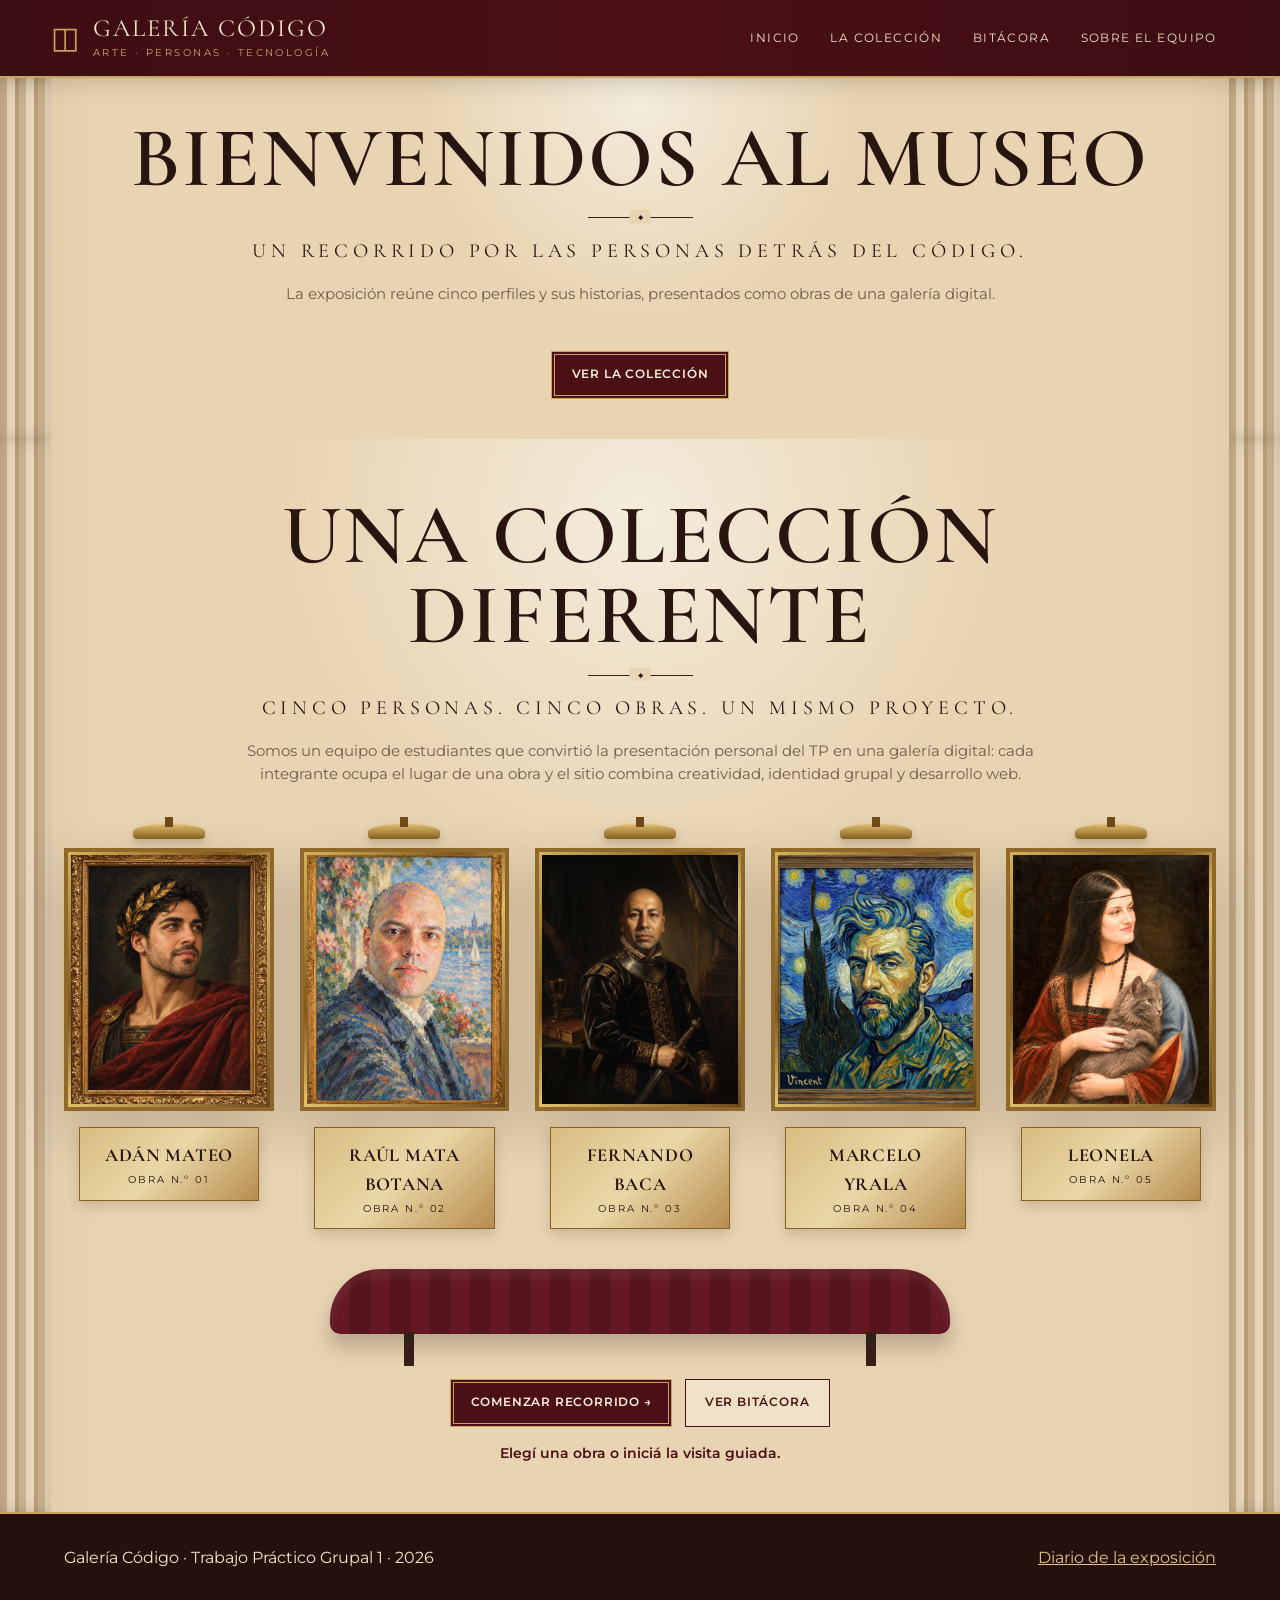
<file: index.html>
<!doctype html>
<html lang="es">
  <head>
    <meta charset="utf-8" />
    <meta name="viewport" content="width=device-width, initial-scale=1" />
    <meta name="description" content="Galería Código, proyecto web grupal con HTML, CSS y JavaScript." />
    <title>Galería Código | TP Grupal 1</title>
    <link rel="preconnect" href="https://fonts.googleapis.com" />
    <link rel="preconnect" href="https://fonts.gstatic.com" crossorigin />
    <link
      href="https://fonts.googleapis.com/css2?family=Cormorant+Garamond:wght@600;700&family=Montserrat:wght@400;500;600;700&display=swap"
      rel="stylesheet"
    />
    <link rel="stylesheet" href="css/styles.css" />
  </head>
  <body>
    <header class="site-header" id="inicio">
      <a class="brand" href="index.html" aria-label="Galería Código, inicio">
        <span class="brand-icon">◫</span>
        <span><span class="brand-name">GALERÍA CÓDIGO</span><span class="brand-tagline">Arte · Personas · Tecnología</span></span>
      </a>
      <button class="menu-toggle" id="menuToggle" aria-label="Abrir menú" aria-expanded="false">☰</button>
      <nav class="main-nav" id="mainNav" aria-label="Navegación principal">
        <a href="index.html#inicio">Inicio</a>
        <a href="index.html#coleccion">La colección</a>
        <a href="bitacora.html">Bitácora</a>
        <a href="index.html#equipo">Sobre el equipo</a>
      </nav>
    </header>
    <main>
      <section class="museum-room museum-intro" id="recorrido">
        <div class="room-inner">
          <div class="museum-heading">
            <h1 class="museum-title">Bienvenidos al museo</h1>
            <div class="ornament" aria-hidden="true"></div>
            <p class="museum-subtitle">Un recorrido por las personas detrás del código.</p>
            <p class="museum-purpose">La exposición reúne cinco perfiles y sus historias, presentados como obras de una galería digital.</p>
            <div class="room-actions">
              <a class="btn btn-primary" href="#coleccion">Ver la colección</a>
            </div>
          </div>
        </div>
      </section>
      <section class="museum-room" id="coleccion">
        <div class="room-inner">
          <div class="museum-heading" id="equipo">
            <h1 class="museum-title">Una colección diferente</h1>
            <div class="ornament" aria-hidden="true"></div>
            <p class="museum-subtitle">Cinco personas. Cinco obras. Un mismo proyecto.</p>
            <p class="museum-purpose">
              Somos un equipo de estudiantes que convirtió la presentación personal del TP en una galería digital: cada integrante ocupa el lugar de
              una obra y el sitio combina creatividad, identidad grupal y desarrollo web.
            </p>
          </div>

          <div class="gallery-grid" aria-label="Integrantes del equipo">
            <article class="member-card" data-name="Adán Mateo">
              <div class="picture-light" aria-hidden="true"></div>
              <a class="picture-link" href="adan.html" aria-label="Ver perfil de Adán Mateo">
                <div class="art-frame">
                  <img src="img/adan-retrato.png" alt="Retrato artístico de Adán Mateo inspirado en un retrato clásico romano" />
                </div>
                <div class="museum-plaque"><span class="plaque-name">Adán Mateo</span><span class="plaque-number">Obra N.º 01</span></div>
              </a>
            </article>
            <article class="member-card" data-name="Raúl Mata Botana">
              <div class="picture-light" aria-hidden="true"></div>
              <a class="picture-link" href="raul.html" aria-label="Ver perfil de Raúl Mata Botana">
                <div class="art-frame">
                  <img src="img/raul-retrato.png" alt="Retrato artístico de Raúl Mata inspirado en el Impresionismo de Claude Monet" />
                </div>
                <div class="museum-plaque"><span class="plaque-name">Raúl Mata Botana</span><span class="plaque-number">Obra N.º 02</span></div>
              </a>
            </article>
            <article class="member-card" data-name="Integrante 3">
              <div class="picture-light" aria-hidden="true"></div>
              <a class="picture-link" href="fernando.html"
                ><div class="art-frame">
                  <img src="img/fernando-retrato.jpg" alt="Retrato artistico de Fernando Baca" />
                </div>
                <div class="museum-plaque"><span class="plaque-name">Fernando Baca</span><span class="plaque-number">Obra N.º 03</span></div></a
              >
            </article>
            <article class="member-card" data-name="Marcelo Yrala">
              <div class="picture-light" aria-hidden="true"></div>
              <a class="picture-link" href="marcelo.html" aria-label="Ver perfil de Marcelo Yrala">
                <div class="art-frame">
                  <img src="img/marcelo-retrato.png" alt="Retrato artístico de Marcelo Yrala" />
                </div>
                <div class="museum-plaque"><span class="plaque-name">Marcelo Yrala</span><span class="plaque-number">Obra N.º 04</span></div>
              </a>
            </article>
            <article class="member-card" data-name="Carmen Leonela Lamas">
              <div class="picture-light" aria-hidden="true"></div>
              <a class="picture-link" href="leonela.html" aria-label="Ver perfil de Carmen Leonela Lamas">
                <div class="art-frame">
                  <img src="img/leonela-retrato.png" alt="Retrato artístico de Leonela inspirado en la Dama de Armiño de Leonardo Da Vinci" />
                </div>
                <div class="museum-plaque"><span class="plaque-name">Leonela</span><span class="plaque-number">Obra N.º 05</span></div>
              </a>
            </article>
          </div>

          <div class="room-footer">
            <div class="bench" aria-hidden="true"></div>
            <div class="room-actions">
              <button class="btn btn-primary" id="startTour">Comenzar recorrido →</button>
              <a class="btn btn-secondary" href="bitacora.html">Ver bitácora</a>
            </div>
            <p class="visit-status" id="visitStatus" aria-live="polite">Elegí una obra o iniciá la visita guiada.</p>
          </div>
        </div>
      </section>
    </main>
    <footer class="site-footer">
      <div class="footer-inner">
        <p>Galería Código · Trabajo Práctico Grupal 1 · 2026</p>
        <a href="bitacora.html">Diario de la exposición</a>
      </div>
    </footer>
    <script src="js/main.js"></script>
  </body>
</html>
</file>
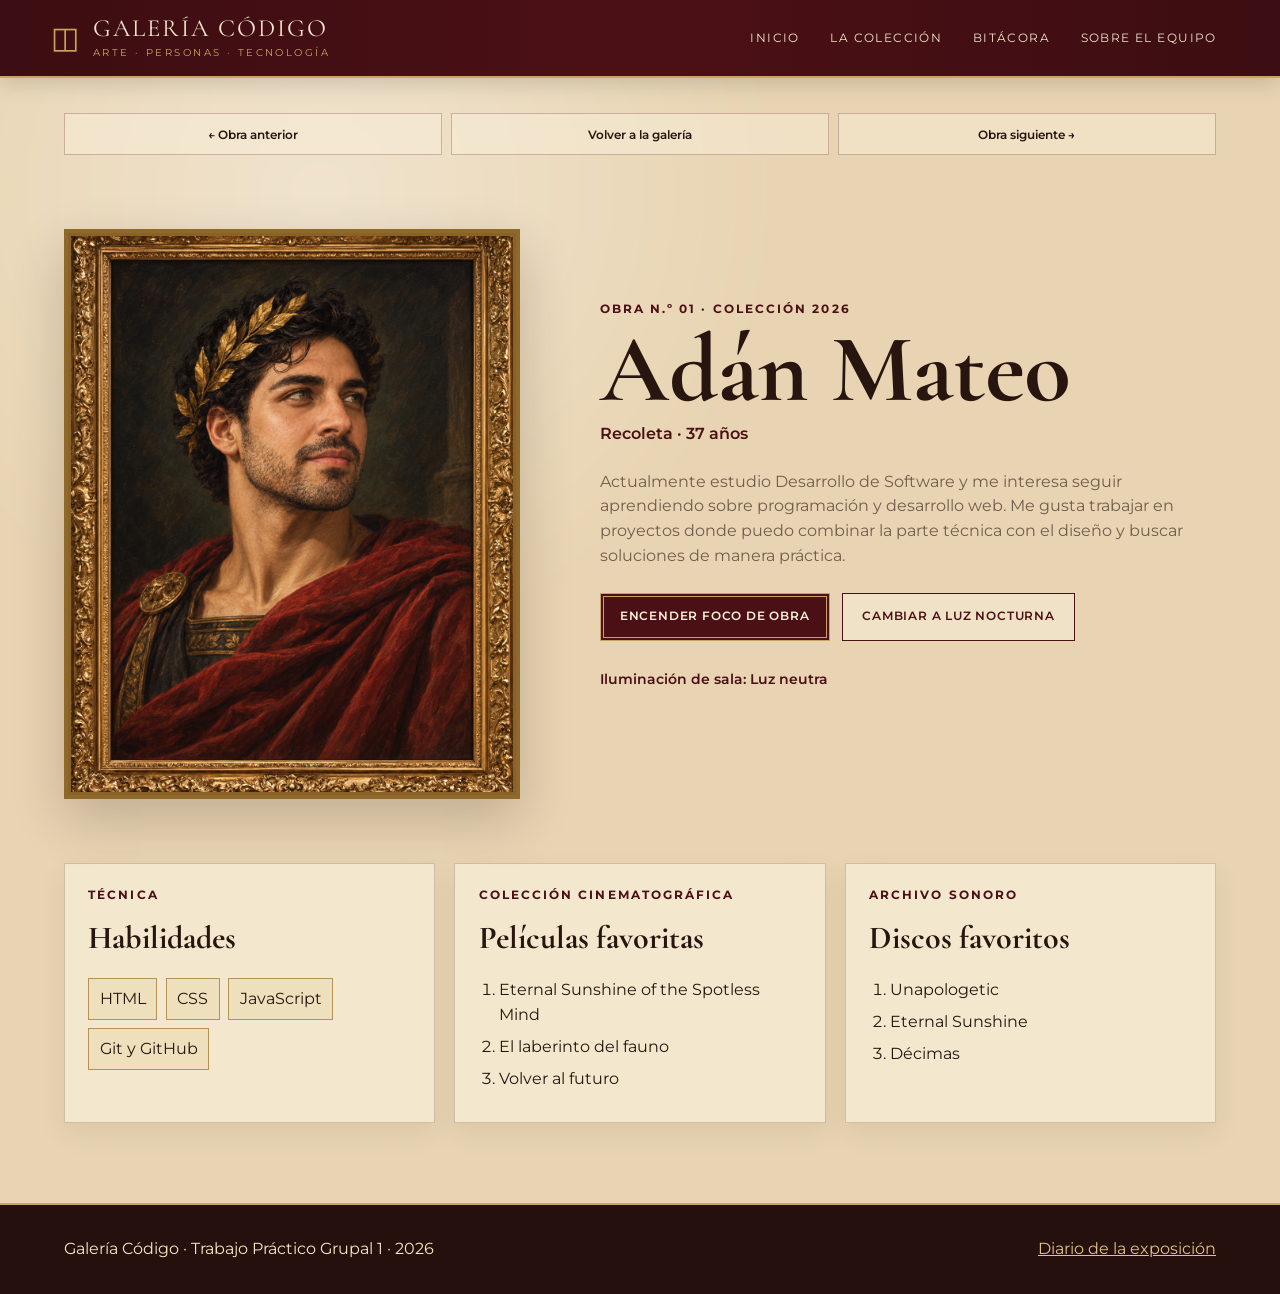
<file: adan.html>
<!doctype html>
<html lang="es">

<head>
  <meta charset="utf-8">

  <meta
    name="viewport"
    content="width=device-width, initial-scale=1"
  >

  <meta
    name="description"
    content="Perfil de Adán Mateo en Galería Código."
  >

  <title>Adán Mateo | Galería Código</title>

  <link rel="preconnect" href="https://fonts.googleapis.com">

  <link
    rel="preconnect"
    href="https://fonts.gstatic.com"
    crossorigin
  >

  <link
    href="https://fonts.googleapis.com/css2?family=Cormorant+Garamond:wght@600;700&family=Montserrat:wght@400;500;600;700&display=swap"
    rel="stylesheet"
  >

  <link rel="stylesheet" href="css/styles.css">
</head>

<body>

  <header class="site-header">

    <a
      class="brand"
      href="index.html"
      aria-label="Galería Código, inicio"
    >
      <span class="brand-icon">◫</span>

      <span>
        <span class="brand-name">
          GALERÍA CÓDIGO
        </span>

        <span class="brand-tagline">
          Arte · Personas · Tecnología
        </span>
      </span>
    </a>

    <button
      class="menu-toggle"
      id="menuToggle"
      aria-label="Abrir menú"
      aria-expanded="false"
    >
      ☰
    </button>

    <nav
      class="main-nav"
      id="mainNav"
      aria-label="Navegación principal"
    >
      <a href="index.html#inicio">
        Inicio
      </a>

      <a href="index.html#coleccion">
        La colección
      </a>

      <a href="bitacora.html">
        Bitácora
      </a>

      <a href="index.html#equipo">
        Sobre el equipo
      </a>
    </nav>


  </header>


  <main class="profile-page">

    <div class="profile-inner">

      <nav
        class="profile-nav"
        aria-label="Navegación entre obras"
      >
        <a href="leonela.html">
          ← Obra anterior
        </a>

        <a href="index.html#coleccion">
          Volver a la galería
        </a>

        <a href="raul.html">
          Obra siguiente →
        </a>
      </nav>


      <section class="profile-hero">

        <div class="profile-frame-wrap">

          <div class="profile-frame">

            <img
              src="img/adan-retrato.png"
              alt="Retrato artístico de Adán Mateo"
            >

          </div>

        </div>


        <div class="profile-copy">

          <p class="kicker">
            Obra N.º 01 · Colección 2026
          </p>

          <h1>
            Adán Mateo
          </h1>

          <p class="profile-meta">
            Recoleta · 37 años
          </p>

          <p class="profile-description">
            Actualmente estudio Desarrollo de Software y me interesa
            seguir aprendiendo sobre programación y desarrollo web.
            Me gusta trabajar en proyectos donde puedo combinar la parte
            técnica con el diseño y buscar soluciones de manera práctica.
          </p>


          <div class="profile-actions">

            <button
              class="btn btn-primary"
              id="spotlightButton"
            >
              Encender foco de obra
            </button>

            <button class="btn btn-secondary" id="roomLightButton" type="button" data-light-toggle aria-pressed="false">
              Cambiar a luz nocturna
            </button>

            <p
              class="visit-status"
              id="profileStatus"
              aria-live="polite"
            >
              Probá los controles de iluminación de la galería.
            </p>

          </div>

        </div>

      </section>


      <section class="profile-sections">

        <article class="info-card">

          <p class="section-kicker">
            Técnica
          </p>

          <h2>
            Habilidades
          </h2>

          <ul class="skill-list">
            <li>HTML</li>
            <li>CSS</li>
            <li>JavaScript</li>
            <li>Git y GitHub</li>
          </ul>

        </article>


        <article class="info-card">

          <p class="section-kicker">
            Colección cinematográfica
          </p>

          <h2>
            Películas favoritas
          </h2>

          <ol class="favorite-list">
            <li>Eternal Sunshine of the Spotless Mind</li>
            <li>El laberinto del fauno</li>
            <li>Volver al futuro</li>
          </ol>

        </article>


        <article class="info-card">

          <p class="section-kicker">
            Archivo sonoro
          </p>

          <h2>
            Discos favoritos
          </h2>

          <ol class="favorite-list">
            <li>Unapologetic</li>
            <li>Eternal Sunshine</li>
            <li>Décimas</li>
          </ol>

        </article>

      </section>

    </div>

  </main>


  <footer class="site-footer">

    <div class="footer-inner">

      <p>
        Galería Código · Trabajo Práctico Grupal 1 · 2026
      </p>

      <a href="bitacora.html">
        Diario de la exposición
      </a>

    </div>

  </footer>


  <script src="js/main.js"></script>
  <script src="js/profile-spotlight.js"></script>

</body>

</html>
</file>
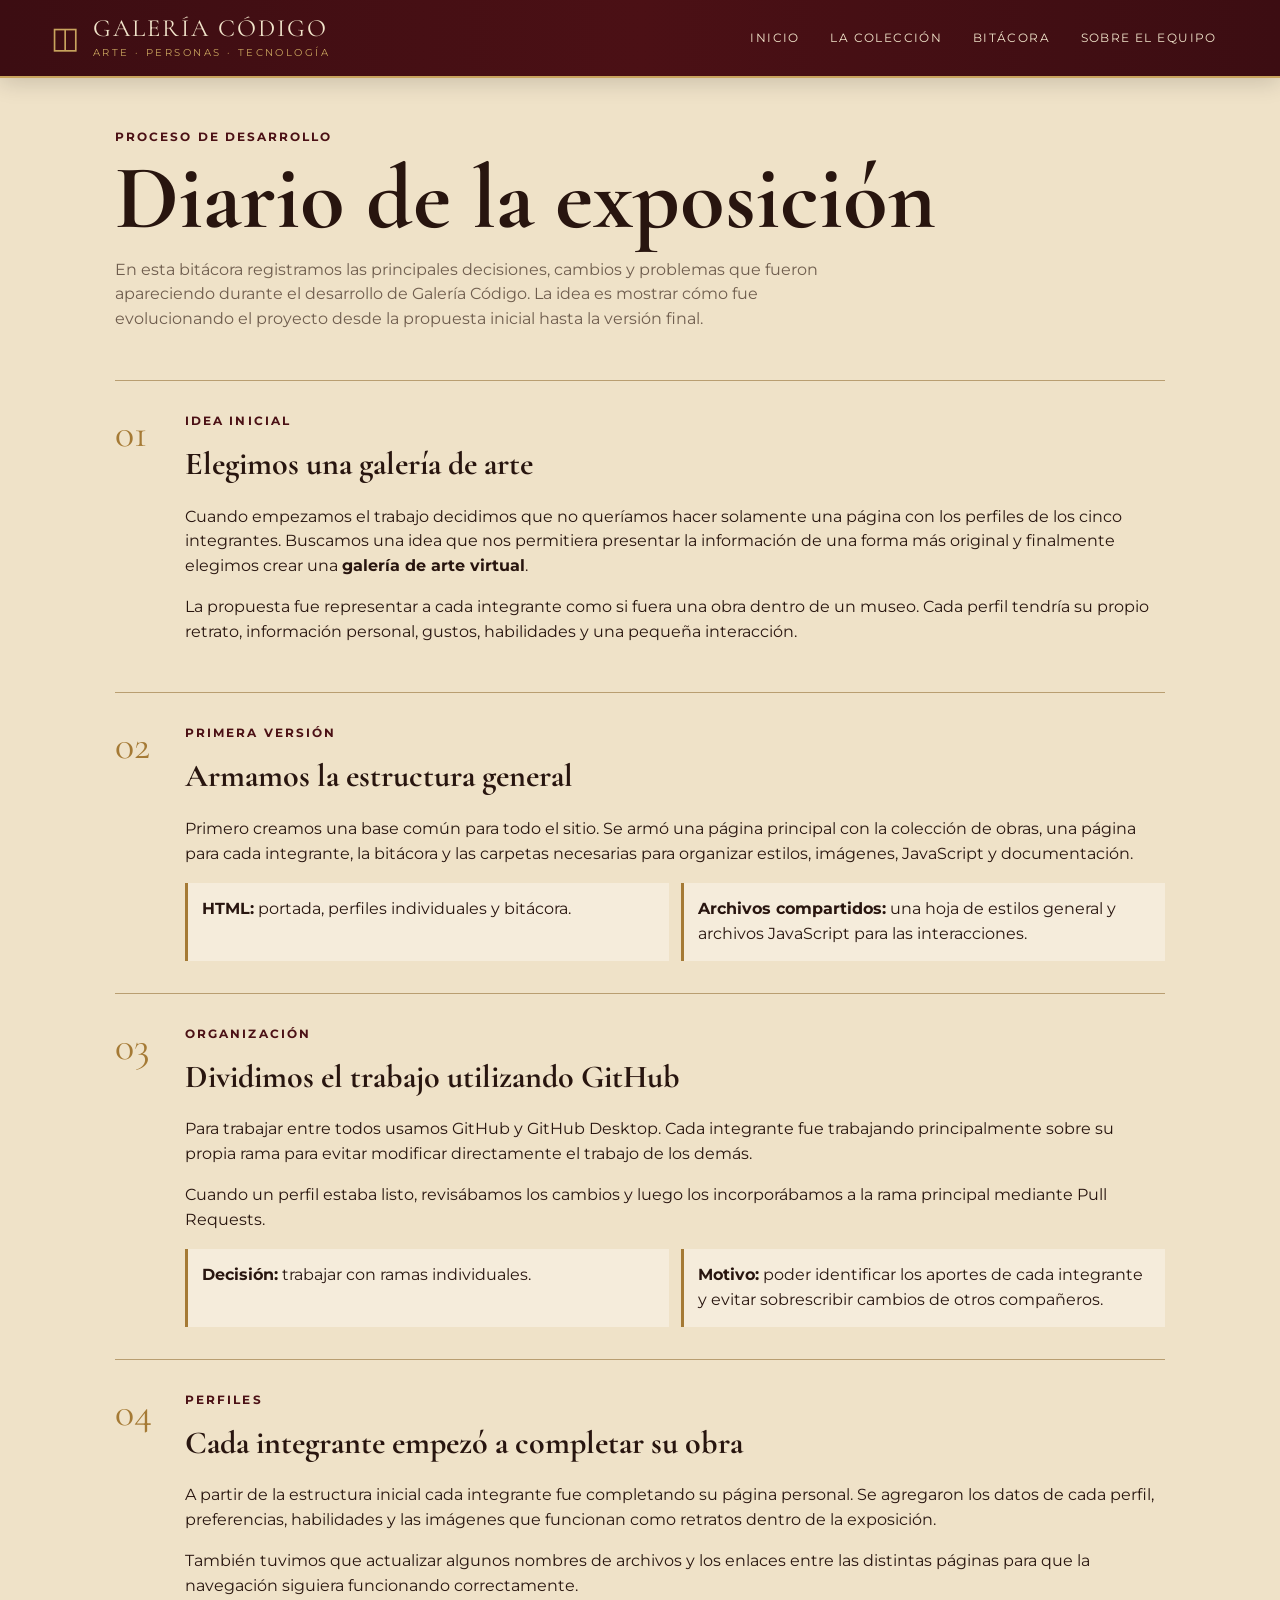
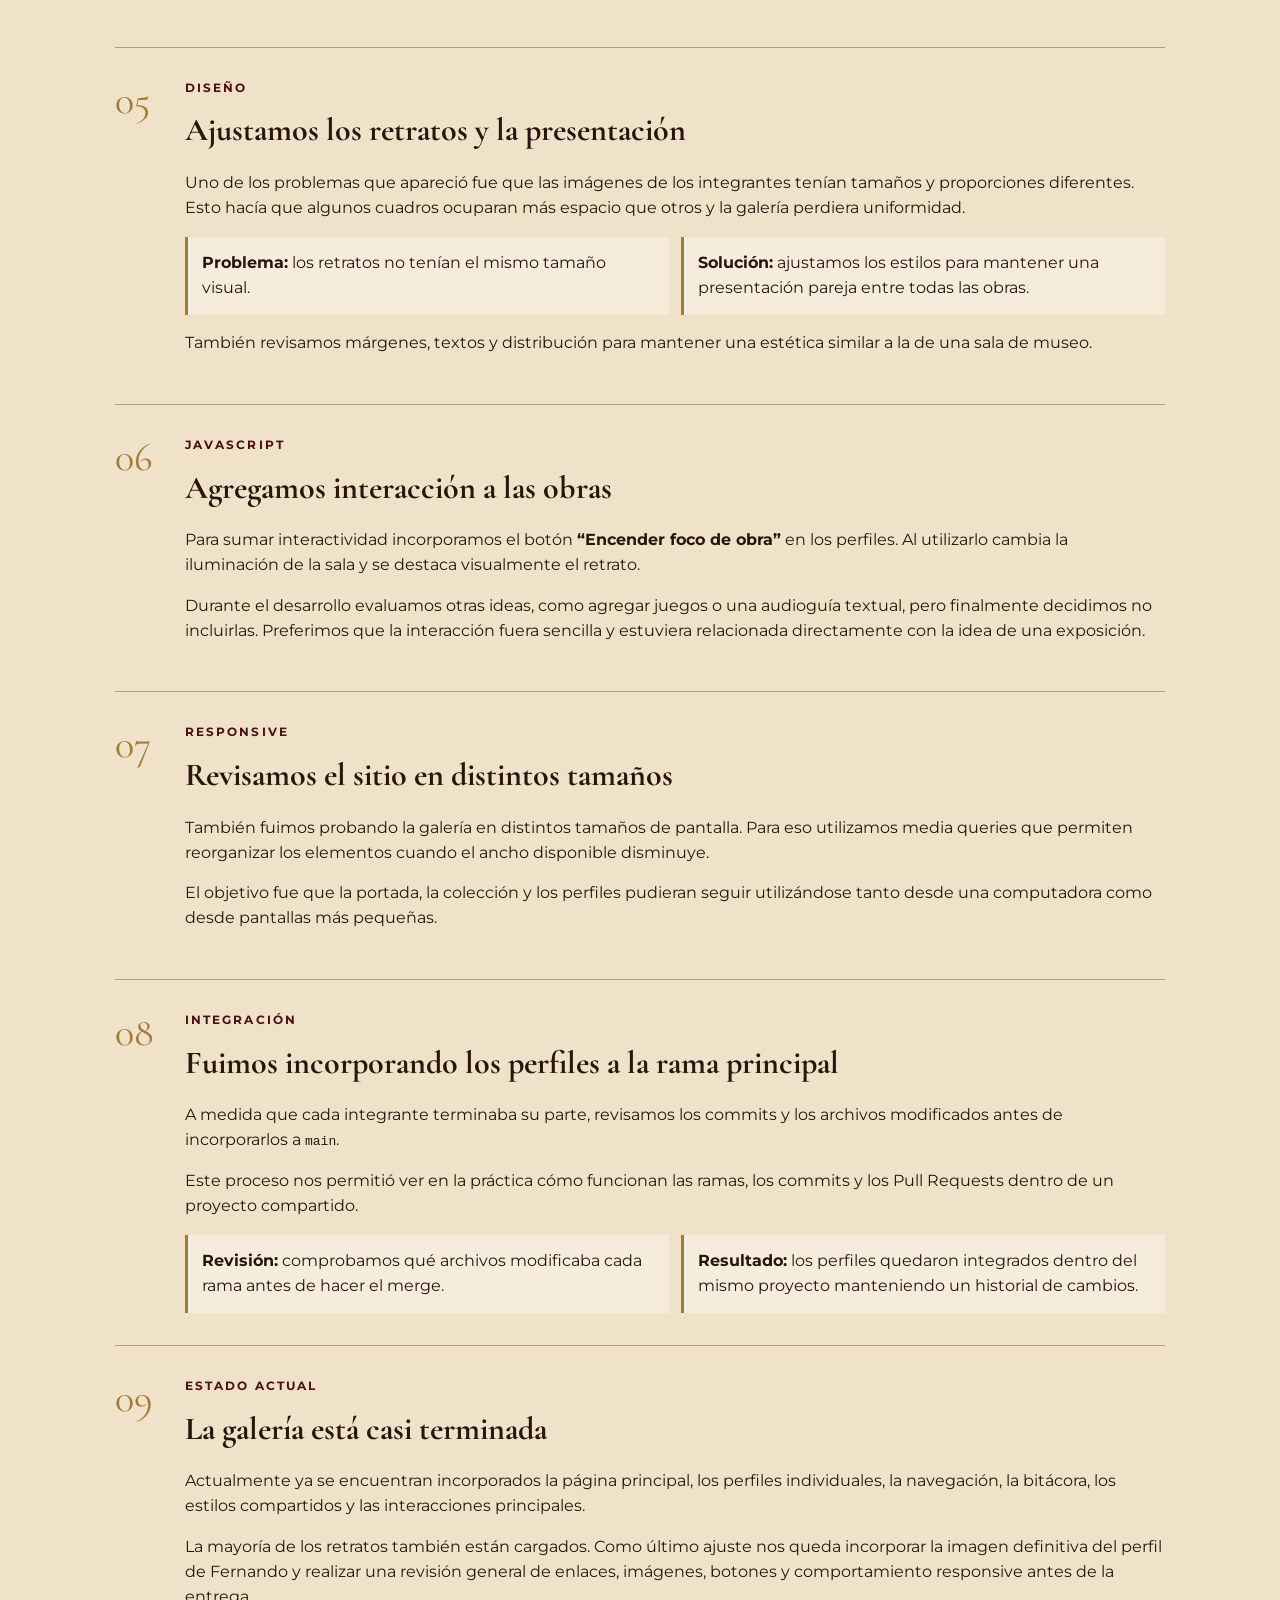
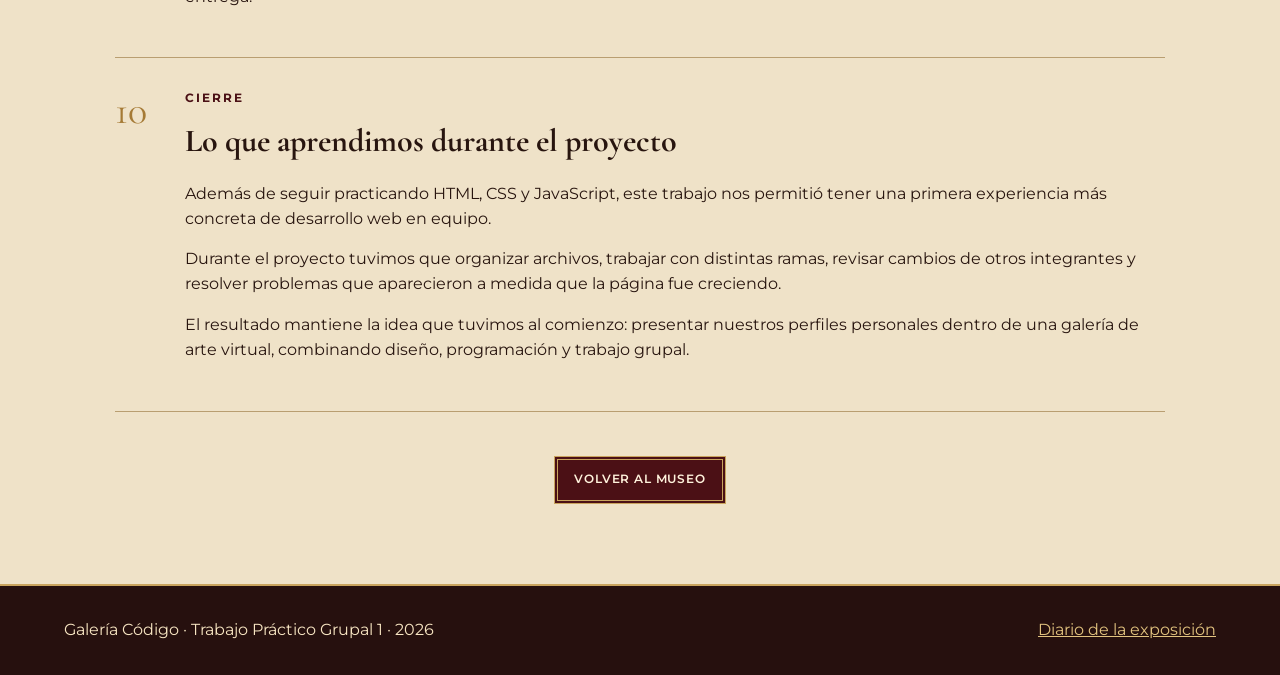
<file: bitacora.html>
<!doctype html>
<html lang="es">

<head>
  <meta charset="utf-8">
  <meta name="viewport" content="width=device-width, initial-scale=1">

  <meta
    name="description"
    content="Bitácora del proceso de desarrollo del proyecto Galería Código."
  >

  <title>Bitácora | Galería Código</title>

  <link rel="preconnect" href="https://fonts.googleapis.com">
  <link rel="preconnect" href="https://fonts.gstatic.com" crossorigin>

  <link
    href="https://fonts.googleapis.com/css2?family=Cormorant+Garamond:wght@600;700&family=Montserrat:wght@400;500;600;700&display=swap"
    rel="stylesheet"
  >

  <link rel="stylesheet" href="css/styles.css">
</head>

<body>

  <header class="site-header">

    <a
      class="brand"
      href="index.html"
      aria-label="Galería Código, inicio"
    >
      <span class="brand-icon">◫</span>

      <span>
        <span class="brand-name">GALERÍA CÓDIGO</span>
        <span class="brand-tagline">Arte · Personas · Tecnología</span>
      </span>
    </a>

    <button
      class="menu-toggle"
      id="menuToggle"
      aria-label="Abrir menú"
      aria-expanded="false"
    >
      ☰
    </button>

    <nav
      class="main-nav"
      id="mainNav"
      aria-label="Navegación principal"
    >
      <a href="index.html#inicio">Inicio</a>
      <a href="index.html#coleccion">La colección</a>
      <a href="bitacora.html">Bitácora</a>
      <a href="index.html#equipo">Sobre el equipo</a>
    </nav>


  </header>


  <main class="journal-page">

    <div class="journal-inner">

      <p class="section-kicker">
        Proceso de desarrollo
      </p>

      <h1 class="journal-title">
        Diario de la exposición
      </h1>

      <p class="journal-lead">
        En esta bitácora registramos las principales decisiones, cambios y
        problemas que fueron apareciendo durante el desarrollo de Galería Código.
        La idea es mostrar cómo fue evolucionando el proyecto desde la propuesta
        inicial hasta la versión final.
      </p>


      <section class="timeline">

        <!-- 01 -->
        <article class="timeline-entry">

          <span class="timeline-number">
            01
          </span>

          <div>

            <p class="section-kicker">
              Idea inicial
            </p>

            <h2>
              Elegimos una galería de arte
            </h2>

            <p>
              Cuando empezamos el trabajo decidimos que no queríamos hacer
              solamente una página con los perfiles de los cinco integrantes.
              Buscamos una idea que nos permitiera presentar la información de
              una forma más original y finalmente elegimos crear una
              <strong>galería de arte virtual</strong>.
            </p>

            <p>
              La propuesta fue representar a cada integrante como si fuera una
              obra dentro de un museo. Cada perfil tendría su propio retrato,
              información personal, gustos, habilidades y una pequeña interacción.
            </p>

          </div>

        </article>


        <!-- 02 -->
        <article class="timeline-entry">

          <span class="timeline-number">
            02
          </span>

          <div>

            <p class="section-kicker">
              Primera versión
            </p>

            <h2>
              Armamos la estructura general
            </h2>

            <p>
              Primero creamos una base común para todo el sitio. Se armó una
              página principal con la colección de obras, una página para cada
              integrante, la bitácora y las carpetas necesarias para organizar
              estilos, imágenes, JavaScript y documentación.
            </p>

            <div class="problem-solution">

              <div>
                <strong>HTML:</strong>
                portada, perfiles individuales y bitácora.
              </div>

              <div>
                <strong>Archivos compartidos:</strong>
                una hoja de estilos general y archivos JavaScript para las
                interacciones.
              </div>

            </div>

          </div>

        </article>


        <!-- 03 -->
        <article class="timeline-entry">

          <span class="timeline-number">
            03
          </span>

          <div>

            <p class="section-kicker">
              Organización
            </p>

            <h2>
              Dividimos el trabajo utilizando GitHub
            </h2>

            <p>
              Para trabajar entre todos usamos GitHub y GitHub Desktop.
              Cada integrante fue trabajando principalmente sobre su propia
              rama para evitar modificar directamente el trabajo de los demás.
            </p>

            <p>
              Cuando un perfil estaba listo, revisábamos los cambios y luego
              los incorporábamos a la rama principal mediante Pull Requests.
            </p>

            <div class="problem-solution">

              <div>
                <strong>Decisión:</strong>
                trabajar con ramas individuales.
              </div>

              <div>
                <strong>Motivo:</strong>
                poder identificar los aportes de cada integrante y evitar
                sobrescribir cambios de otros compañeros.
              </div>

            </div>

          </div>

        </article>


        <!-- 04 -->
        <article class="timeline-entry">

          <span class="timeline-number">
            04
          </span>

          <div>

            <p class="section-kicker">
              Perfiles
            </p>

            <h2>
              Cada integrante empezó a completar su obra
            </h2>

            <p>
              A partir de la estructura inicial cada integrante fue completando
              su página personal. Se agregaron los datos de cada perfil,
              preferencias, habilidades y las imágenes que funcionan como
              retratos dentro de la exposición.
            </p>

            <p>
              También tuvimos que actualizar algunos nombres de archivos y los
              enlaces entre las distintas páginas para que la navegación
              siguiera funcionando correctamente.
            </p>

          </div>

        </article>


        <!-- 05 -->
        <article class="timeline-entry">

          <span class="timeline-number">
            05
          </span>

          <div>

            <p class="section-kicker">
              Diseño
            </p>

            <h2>
              Ajustamos los retratos y la presentación
            </h2>

            <p>
              Uno de los problemas que apareció fue que las imágenes de los
              integrantes tenían tamaños y proporciones diferentes. Esto hacía
              que algunos cuadros ocuparan más espacio que otros y la galería
              perdiera uniformidad.
            </p>

            <div class="problem-solution">

              <div>
                <strong>Problema:</strong>
                los retratos no tenían el mismo tamaño visual.
              </div>

              <div>
                <strong>Solución:</strong>
                ajustamos los estilos para mantener una presentación pareja
                entre todas las obras.
              </div>

            </div>

            <p>
              También revisamos márgenes, textos y distribución para mantener
              una estética similar a la de una sala de museo.
            </p>

          </div>

        </article>


        <!-- 06 -->
        <article class="timeline-entry">

          <span class="timeline-number">
            06
          </span>

          <div>

            <p class="section-kicker">
              JavaScript
            </p>

            <h2>
              Agregamos interacción a las obras
            </h2>

            <p>
              Para sumar interactividad incorporamos el botón
              <strong>“Encender foco de obra”</strong> en los perfiles.
              Al utilizarlo cambia la iluminación de la sala y se destaca
              visualmente el retrato.
            </p>

            <p>
              Durante el desarrollo evaluamos otras ideas, como agregar juegos
              o una audioguía textual, pero finalmente decidimos no incluirlas.
              Preferimos que la interacción fuera sencilla y estuviera
              relacionada directamente con la idea de una exposición.
            </p>

          </div>

        </article>


        <!-- 07 -->
        <article class="timeline-entry">

          <span class="timeline-number">
            07
          </span>

          <div>

            <p class="section-kicker">
              Responsive
            </p>

            <h2>
              Revisamos el sitio en distintos tamaños
            </h2>

            <p>
              También fuimos probando la galería en distintos tamaños de
              pantalla. Para eso utilizamos media queries que permiten
              reorganizar los elementos cuando el ancho disponible disminuye.
            </p>

            <p>
              El objetivo fue que la portada, la colección y los perfiles
              pudieran seguir utilizándose tanto desde una computadora como
              desde pantallas más pequeñas.
            </p>

          </div>

        </article>


        <!-- 08 -->
        <article class="timeline-entry">

          <span class="timeline-number">
            08
          </span>

          <div>

            <p class="section-kicker">
              Integración
            </p>

            <h2>
              Fuimos incorporando los perfiles a la rama principal
            </h2>

            <p>
              A medida que cada integrante terminaba su parte, revisamos los
              commits y los archivos modificados antes de incorporarlos a
              <code>main</code>.
            </p>

            <p>
              Este proceso nos permitió ver en la práctica cómo funcionan las
              ramas, los commits y los Pull Requests dentro de un proyecto
              compartido.
            </p>

            <div class="problem-solution">

              <div>
                <strong>Revisión:</strong>
                comprobamos qué archivos modificaba cada rama antes de hacer
                el merge.
              </div>

              <div>
                <strong>Resultado:</strong>
                los perfiles quedaron integrados dentro del mismo proyecto
                manteniendo un historial de cambios.
              </div>

            </div>

          </div>

        </article>


        <!-- 09 -->
        <article class="timeline-entry">

          <span class="timeline-number">
            09
          </span>

          <div>

            <p class="section-kicker">
              Estado actual
            </p>

            <h2>
              La galería está casi terminada
            </h2>

            <p>
              Actualmente ya se encuentran incorporados la página principal,
              los perfiles individuales, la navegación, la bitácora, los
              estilos compartidos y las interacciones principales.
            </p>

            <p>
              La mayoría de los retratos también están cargados. Como último
              ajuste nos queda incorporar la imagen definitiva del perfil de
              Fernando y realizar una revisión general de enlaces, imágenes,
              botones y comportamiento responsive antes de la entrega.
            </p>

          </div>

        </article>


        <!-- 10 -->
        <article class="timeline-entry">

          <span class="timeline-number">
            10
          </span>

          <div>

            <p class="section-kicker">
              Cierre
            </p>

            <h2>
              Lo que aprendimos durante el proyecto
            </h2>

            <p>
              Además de seguir practicando HTML, CSS y JavaScript, este trabajo
              nos permitió tener una primera experiencia más concreta de
              desarrollo web en equipo.
            </p>

            <p>
              Durante el proyecto tuvimos que organizar archivos, trabajar con
              distintas ramas, revisar cambios de otros integrantes y resolver
              problemas que aparecieron a medida que la página fue creciendo.
            </p>

            <p>
              El resultado mantiene la idea que tuvimos al comienzo:
              presentar nuestros perfiles personales dentro de una galería
              de arte virtual, combinando diseño, programación y trabajo grupal.
            </p>

          </div>

        </article>

      </section>


      <div class="room-actions">

        <a
          class="btn btn-primary"
          href="index.html"
        >
          Volver al museo
        </a>

      </div>

    </div>

  </main>


  <footer class="site-footer">

    <div class="footer-inner">

      <p>
        Galería Código · Trabajo Práctico Grupal 1 · 2026
      </p>

      <a href="bitacora.html">
        Diario de la exposición
      </a>

    </div>

  </footer>


  <script src="js/main.js"></script>

</body>

</html>
</file>
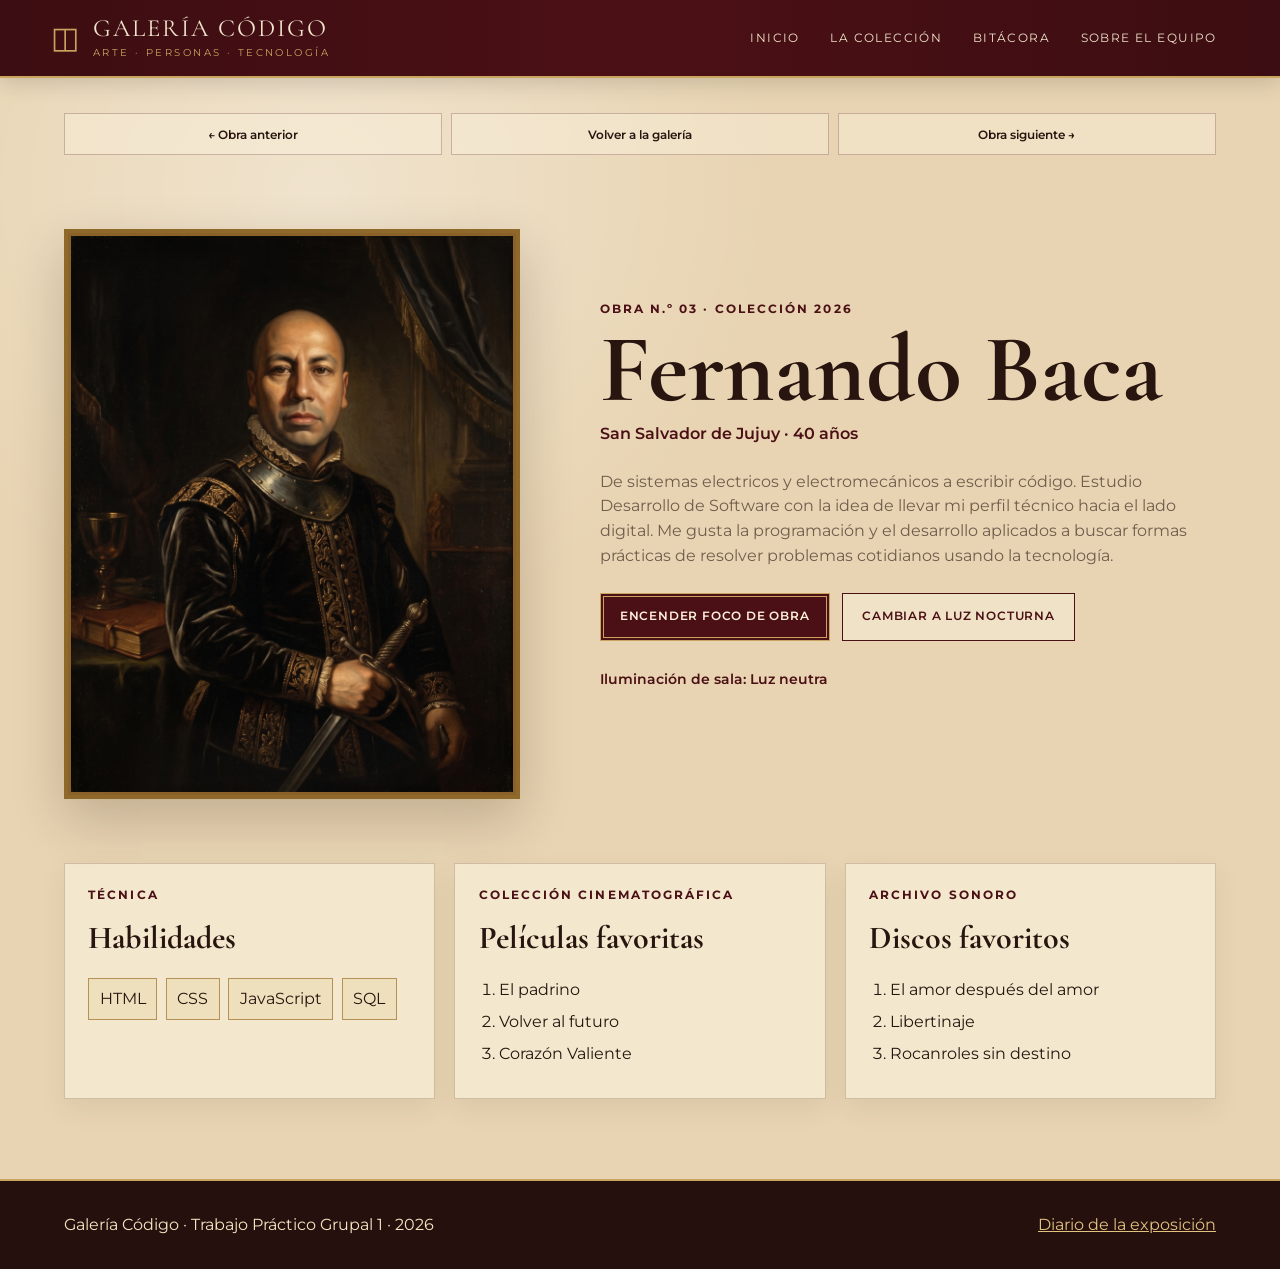
<file: fernando.html>
<!doctype html>
<html lang="es">
  <head>
    <meta charset="utf-8" />
    <meta name="viewport" content="width=device-width,initial-scale=1" />
    <meta name="description" content="Perfil de Integrante 3 en Galería Código." />
    <title>Integrante 3 | Galería Código</title>
    <link rel="preconnect" href="https://fonts.googleapis.com" />
    <link rel="preconnect" href="https://fonts.gstatic.com" crossorigin />
    <link
      href="https://fonts.googleapis.com/css2?family=Cormorant+Garamond:wght@600;700&family=Montserrat:wght@400;500;600;700&display=swap"
      rel="stylesheet"
    />
    <link rel="stylesheet" href="css/styles.css" />
  </head>
  <body>
    <header class="site-header">
      <a class="brand" href="index.html" aria-label="Galería Código, inicio">
        <span class="brand-icon">◫</span>
        <span><span class="brand-name">GALERÍA CÓDIGO</span><span class="brand-tagline">Arte · Personas · Tecnología</span></span>
      </a>
      <button class="menu-toggle" id="menuToggle" aria-label="Abrir menú" aria-expanded="false">☰</button>
      <nav class="main-nav" id="mainNav" aria-label="Navegación principal">
        <a href="index.html#inicio">Inicio</a>
        <a href="index.html#coleccion">La colección</a>
        <a href="bitacora.html">Bitácora</a>
        <a href="index.html#equipo">Sobre el equipo</a>
      </nav>
    </header>
    <main class="profile-page">
      <div class="profile-inner">
        <nav class="profile-nav" aria-label="Navegación entre obras">
          <a href="raul.html">← Obra anterior</a><a href="index.html#coleccion">Volver a la galería</a><a href="marcelo.html">Obra siguiente →</a>
        </nav>
        <section class="profile-hero">
          <div class="profile-frame-wrap">
            <div class="profile-frame">
              <img src="img/fernando-retrato.jpg" alt="Retrato artistico de Fernando Baca" />
            </div>
          </div>
          <div class="profile-copy">
            <p class="kicker">Obra N.º 03 · Colección 2026</p>
            <h1>Fernando Baca</h1>
            <p class="profile-meta">San Salvador de Jujuy · 40 años</p>
            <p class="profile-description">
              De sistemas electricos y electromecánicos a escribir código. Estudio Desarrollo de Software con la idea de llevar mi perfil técnico
              hacia el lado digital. Me gusta la programación y el desarrollo aplicados a buscar formas prácticas de resolver problemas cotidianos
              usando la tecnología.
            </p>
            <div class="profile-actions">
              <button class="btn btn-primary" id="spotlightButton">Encender foco de obra</button>
              <button class="btn btn-secondary" id="roomLightButton" type="button" data-light-toggle aria-pressed="false">
                Cambiar a luz nocturna
              </button>
              <p class="visit-status" id="profileStatus" aria-live="polite">Probá los controles de iluminación de la galería.</p>
            </div>
          </div>
        </section>
        <section class="profile-sections">
          <article class="info-card">
            <p class="section-kicker">Técnica</p>
            <h2>Habilidades</h2>
            <ul class="skill-list">
              <li>HTML</li>
              <li>CSS</li>
              <li>JavaScript</li>
              <li>SQL</li>
            </ul>
          </article>
          <article class="info-card">
            <p class="section-kicker">Colección cinematográfica</p>
            <h2>Películas favoritas</h2>
            <ol class="favorite-list">
              <li>El padrino</li>
              <li>Volver al futuro</li>
              <li>Corazón Valiente</li>
            </ol>
          </article>
          <article class="info-card">
            <p class="section-kicker">Archivo sonoro</p>
            <h2>Discos favoritos</h2>
            <ol class="favorite-list">
              <li>El amor después del amor</li>
              <li>Libertinaje</li>
              <li>Rocanroles sin destino</li>
            </ol>
          </article>
        </section>
      </div>
    </main>
    <footer class="site-footer">
      <div class="footer-inner">
        <p>Galería Código · Trabajo Práctico Grupal 1 · 2026</p>
        <a href="bitacora.html">Diario de la exposición</a>
      </div>
    </footer>
    <script src="js/main.js"></script>
    <script src="js/profile-spotlight.js"></script>
  </body>
</html>
</file>
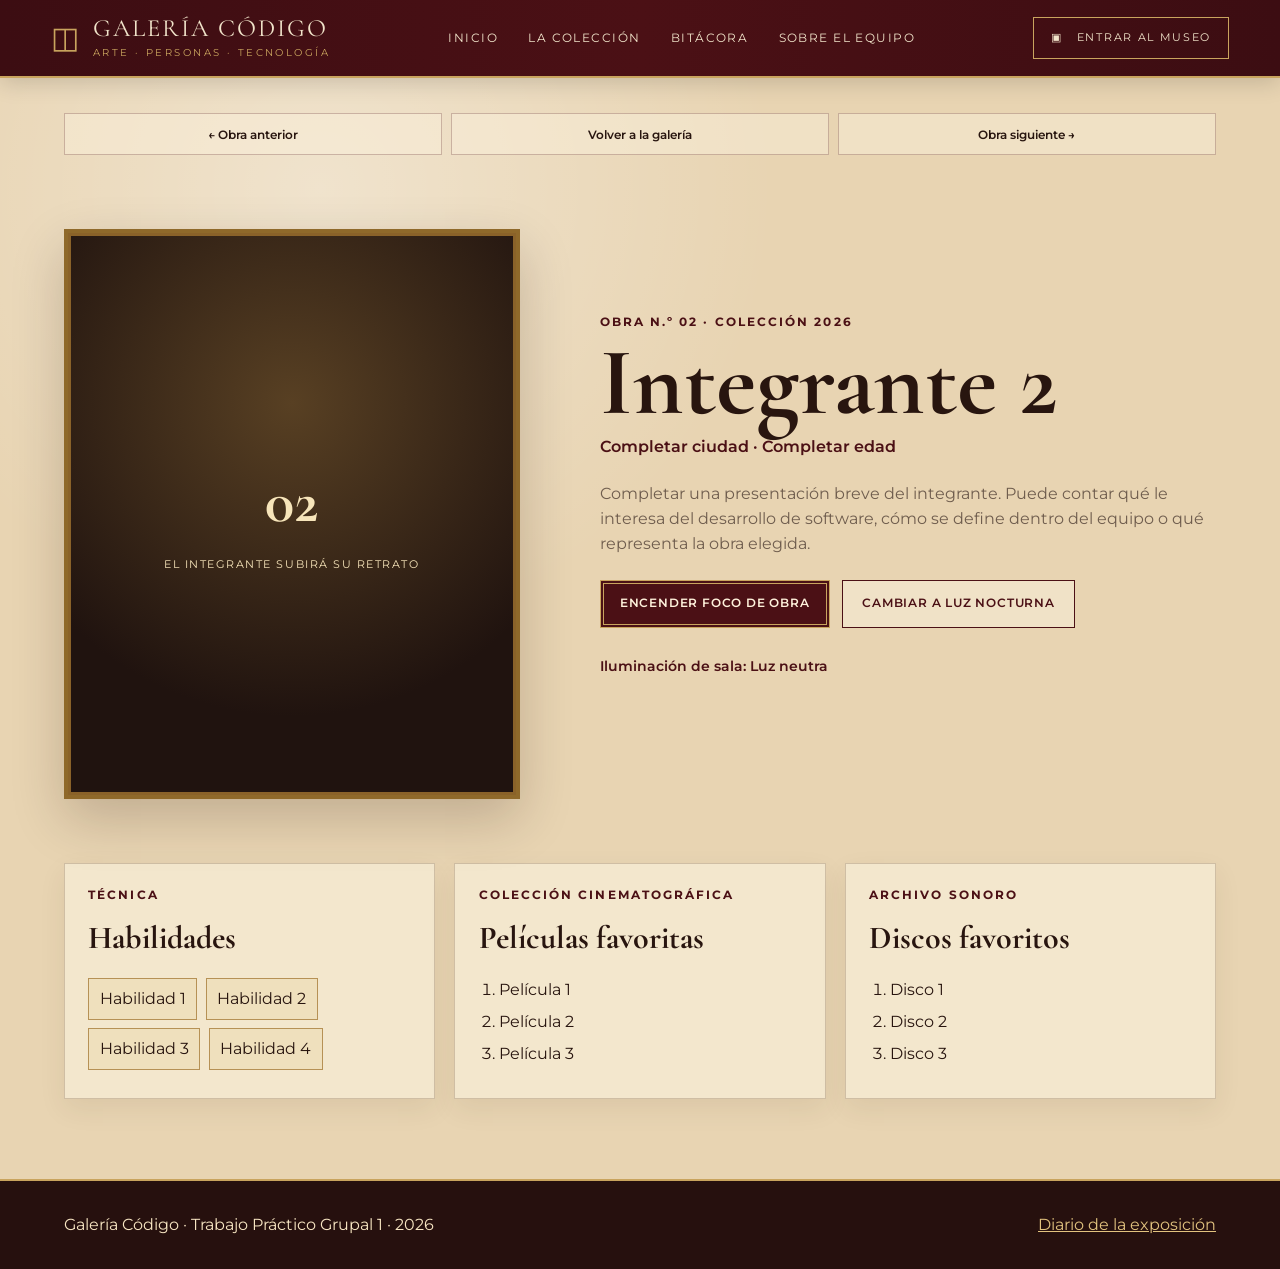
<file: integrante2.html>
<!doctype html>
<html lang="es"><head><meta charset="utf-8"><meta name="viewport" content="width=device-width,initial-scale=1"><meta name="description" content="Perfil de Integrante 2 en Galería Código."><title>Integrante 2 | Galería Código</title><link rel="preconnect" href="https://fonts.googleapis.com">
<link rel="preconnect" href="https://fonts.gstatic.com" crossorigin>
<link href="https://fonts.googleapis.com/css2?family=Cormorant+Garamond:wght@600;700&family=Montserrat:wght@400;500;600;700&display=swap" rel="stylesheet"><link rel="stylesheet" href="css/styles.css"></head>
<body>
<header class="site-header">
  <a class="brand" href="index.html" aria-label="Galería Código, inicio">
    <span class="brand-icon">◫</span>
    <span><span class="brand-name">GALERÍA CÓDIGO</span><span class="brand-tagline">Arte · Personas · Tecnología</span></span>
  </a>
  <button class="menu-toggle" id="menuToggle" aria-label="Abrir menú" aria-expanded="false">☰</button>
  <nav class="main-nav" id="mainNav" aria-label="Navegación principal">
    <a href="index.html">Inicio</a>
    <a href="index.html#coleccion">La colección</a>
    <a href="bitacora.html">Bitácora</a>
    <a href="index.html#equipo">Sobre el equipo</a>
  </nav>
  <button class="museum-button" data-enter-museum>▣ &nbsp; Entrar al museo</button>
</header>
<main class="profile-page"><div class="profile-inner">
<nav class="profile-nav" aria-label="Navegación entre obras"><a href="adan.html">← Obra anterior</a><a href="index.html#coleccion">Volver a la galería</a><a href="integrante3.html">Obra siguiente →</a></nav>
<section class="profile-hero">
  <div class="profile-frame-wrap"><div class="profile-frame"><div class="art-placeholder"><strong>02</strong><span>El integrante subirá su retrato</span></div></div></div>
  <div class="profile-copy"><p class="kicker">Obra N.º 02 · Colección 2026</p><h1>Integrante 2</h1><p class="profile-meta">Completar ciudad · Completar edad</p><p class="profile-description">Completar una presentación breve del integrante. Puede contar qué le interesa del desarrollo de software, cómo se define dentro del equipo o qué representa la obra elegida.</p><div class="profile-actions">
          <button class="btn btn-primary" id="spotlightButton">Encender foco de obra</button>
          <button class="btn btn-secondary" id="roomLightButton">Cambiar iluminación de la sala</button>
          <p class="visit-status" id="profileStatus" aria-live="polite">Probá los controles de iluminación de la galería.</p>
        </div></div></div>
</section>
<section class="profile-sections">
  <article class="info-card"><p class="section-kicker">Técnica</p><h2>Habilidades</h2><ul class="skill-list"><li>Habilidad 1</li><li>Habilidad 2</li><li>Habilidad 3</li><li>Habilidad 4</li></ul></article>
  <article class="info-card"><p class="section-kicker">Colección cinematográfica</p><h2>Películas favoritas</h2><ol class="favorite-list"><li>Película 1</li><li>Película 2</li><li>Película 3</li></ol></article>
  <article class="info-card"><p class="section-kicker">Archivo sonoro</p><h2>Discos favoritos</h2><ol class="favorite-list"><li>Disco 1</li><li>Disco 2</li><li>Disco 3</li></ol></article>
</section>
</div></main>
<footer class="site-footer"><div class="footer-inner"><p>Galería Código · Trabajo Práctico Grupal 1 · 2026</p><a href="bitacora.html">Diario de la exposición</a></div></footer>
<script src="js/main.js"></script><script src="js/profile-spotlight.js"></script>
</body></html>
</file>
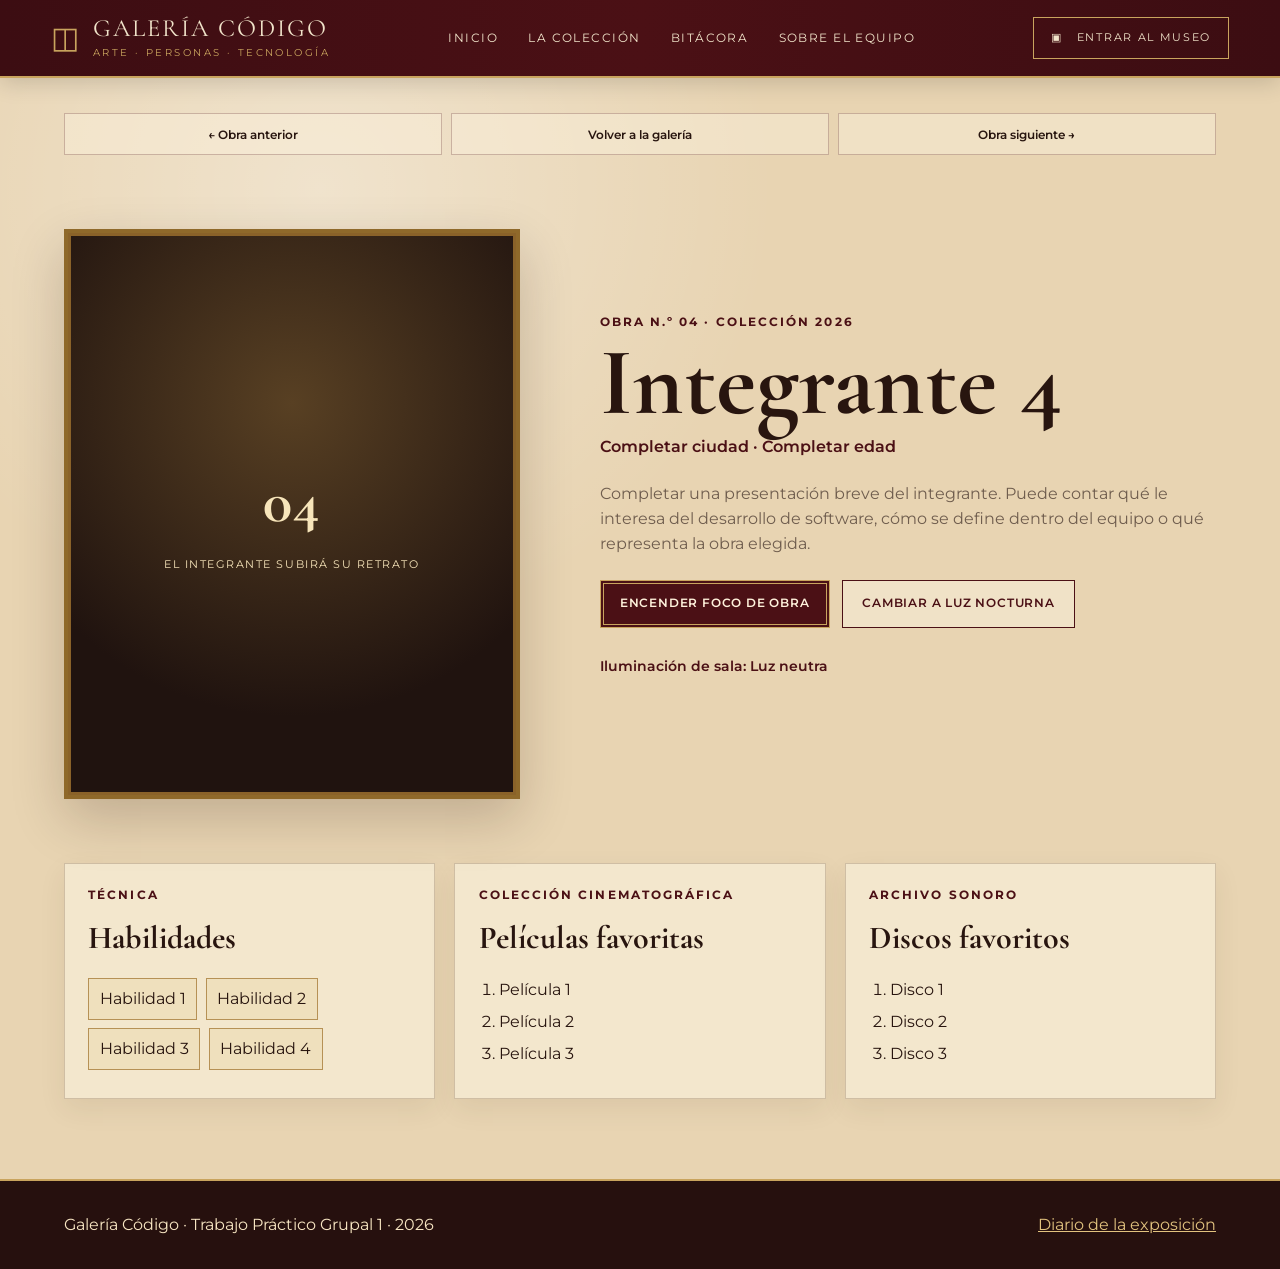
<file: integrante4.html>
<!doctype html>
<html lang="es">
  <head>
    <meta charset="utf-8" />
    <meta name="viewport" content="width=device-width,initial-scale=1" />
    <meta name="description" content="Perfil de Integrante 4 en Galería Código." />
    <title>Integrante 4 | Galería Código</title>
    <link rel="preconnect" href="https://fonts.googleapis.com" />
    <link rel="preconnect" href="https://fonts.gstatic.com" crossorigin />
    <link
      href="https://fonts.googleapis.com/css2?family=Cormorant+Garamond:wght@600;700&family=Montserrat:wght@400;500;600;700&display=swap"
      rel="stylesheet"
    />
    <link rel="stylesheet" href="css/styles.css" />
  </head>
  <body>
    <header class="site-header">
      <a class="brand" href="index.html" aria-label="Galería Código, inicio">
        <span class="brand-icon">◫</span>
        <span><span class="brand-name">GALERÍA CÓDIGO</span><span class="brand-tagline">Arte · Personas · Tecnología</span></span>
      </a>
      <button class="menu-toggle" id="menuToggle" aria-label="Abrir menú" aria-expanded="false">☰</button>
      <nav class="main-nav" id="mainNav" aria-label="Navegación principal">
        <a href="index.html">Inicio</a>
        <a href="index.html#coleccion">La colección</a>
        <a href="bitacora.html">Bitácora</a>
        <a href="index.html#equipo">Sobre el equipo</a>
      </nav>
      <button class="museum-button" data-enter-museum>▣ &nbsp; Entrar al museo</button>
    </header>
    <main class="profile-page">
      <div class="profile-inner">
        <nav class="profile-nav" aria-label="Navegación entre obras">
          <a href="fernando.html">← Obra anterior</a><a href="index.html#coleccion">Volver a la galería</a
          ><a href="leonela.html">Obra siguiente →</a>
        </nav>
        <section class="profile-hero">
          <div class="profile-frame-wrap">
            <div class="profile-frame">
              <div class="art-placeholder"><strong>04</strong><span>El integrante subirá su retrato</span></div>
            </div>
          </div>
          <div class="profile-copy">
            <p class="kicker">Obra N.º 04 · Colección 2026</p>
            <h1>Integrante 4</h1>
            <p class="profile-meta">Completar ciudad · Completar edad</p>
            <p class="profile-description">
              Completar una presentación breve del integrante. Puede contar qué le interesa del desarrollo de software, cómo se define dentro del
              equipo o qué representa la obra elegida.
            </p>
            <div class="profile-actions">
              <button class="btn btn-primary" id="spotlightButton">Encender foco de obra</button>
              <button class="btn btn-secondary" id="roomLightButton">Cambiar iluminación de la sala</button>
              <p class="visit-status" id="profileStatus" aria-live="polite">Probá los controles de iluminación de la galería.</p>
            </div>
          </div>
        </section>
        <section class="profile-sections">
          <article class="info-card">
            <p class="section-kicker">Técnica</p>
            <h2>Habilidades</h2>
            <ul class="skill-list">
              <li>Habilidad 1</li>
              <li>Habilidad 2</li>
              <li>Habilidad 3</li>
              <li>Habilidad 4</li>
            </ul>
          </article>
          <article class="info-card">
            <p class="section-kicker">Colección cinematográfica</p>
            <h2>Películas favoritas</h2>
            <ol class="favorite-list">
              <li>Película 1</li>
              <li>Película 2</li>
              <li>Película 3</li>
            </ol>
          </article>
          <article class="info-card">
            <p class="section-kicker">Archivo sonoro</p>
            <h2>Discos favoritos</h2>
            <ol class="favorite-list">
              <li>Disco 1</li>
              <li>Disco 2</li>
              <li>Disco 3</li>
            </ol>
          </article>
        </section>
      </div>
    </main>
    <footer class="site-footer">
      <div class="footer-inner">
        <p>Galería Código · Trabajo Práctico Grupal 1 · 2026</p>
        <a href="bitacora.html">Diario de la exposición</a>
      </div>
    </footer>
    <script src="js/main.js"></script>
    <script src="js/profile-spotlight.js"></script>
  </body>
</html>
</file>
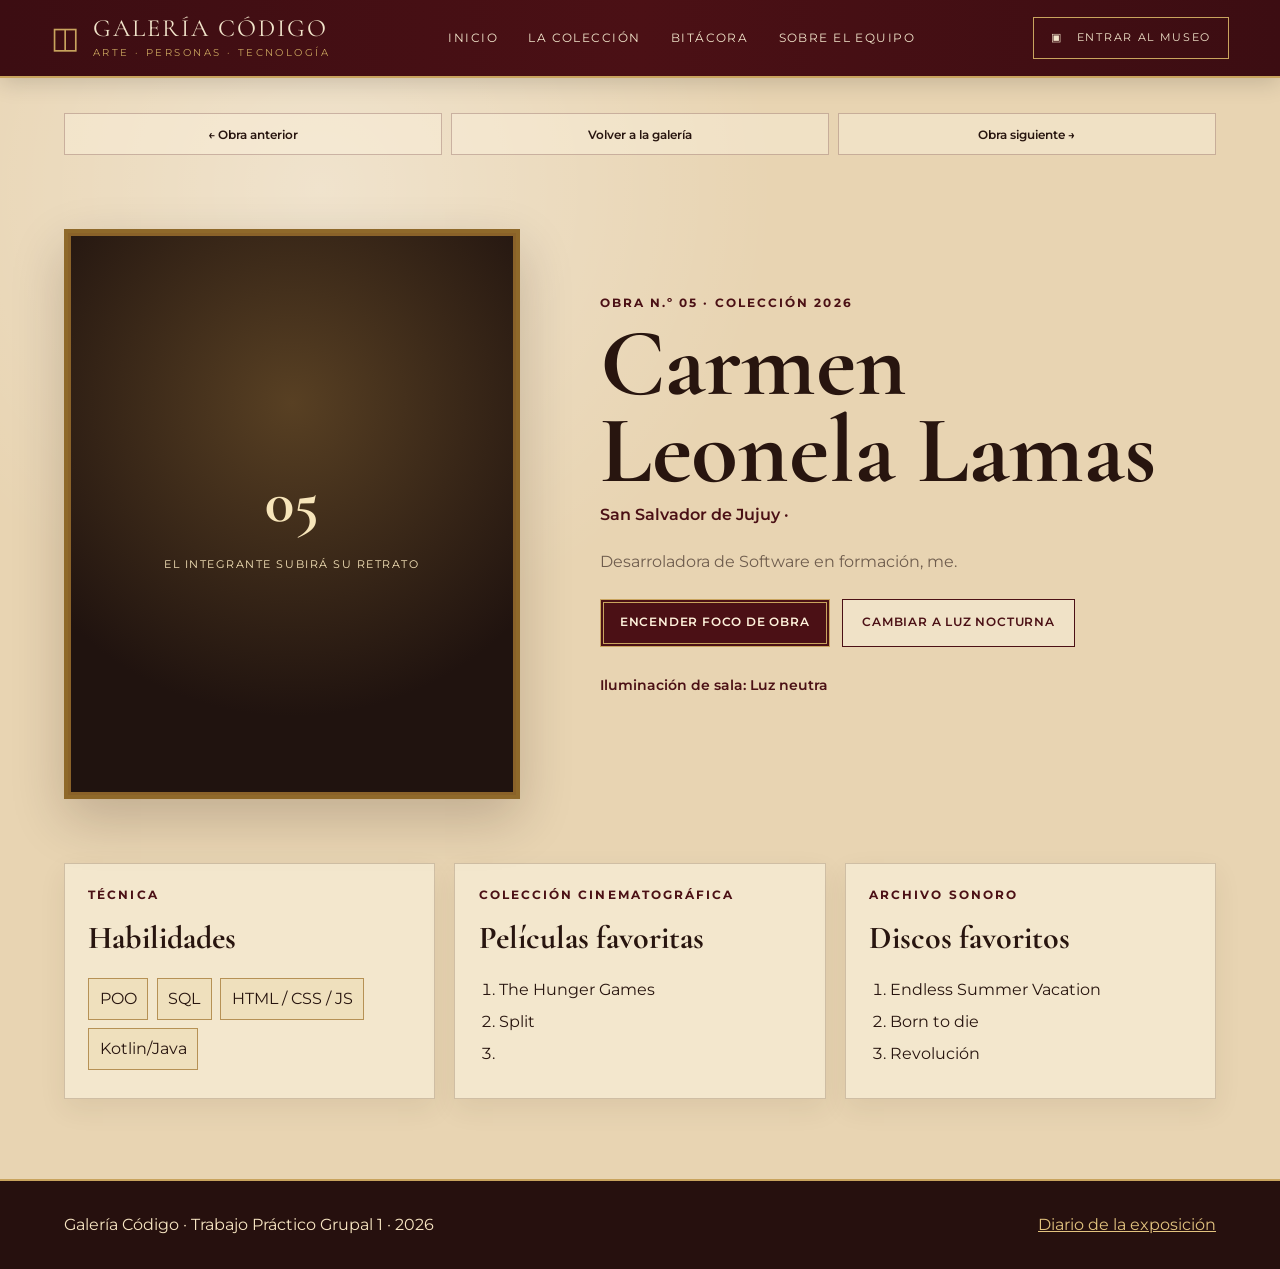
<file: integrante5.html>
<!doctype html>
<html lang="es"><head><meta charset="utf-8">
  <meta name="viewport" content="width=device-width,initial-scale=1">
  <meta name="description" content="Perfil de Leonela en Galería Código.">
  <title> Leonela | Galería Código</title>
  <link rel="preconnect" href="https://fonts.googleapis.com">
  <link rel="preconnect" href="https://fonts.gstatic.com" crossorigin>
  <link href="https://fonts.googleapis.com/css2?family=Cormorant+Garamond:wght@600;700&family=Montserrat:wght@400;500;600;700&display=swap" rel="stylesheet">
  <link rel="stylesheet" href="css/styles.css">
</head>
<body>
<header class="site-header">
  <a class="brand" href="index.html" aria-label="Galería Código, inicio">
    <span class="brand-icon">◫</span>
    <span>
      <span class="brand-name">GALERÍA CÓDIGO</span>
      <span class="brand-tagline">Arte · Personas · Tecnología</span>
    </span>
  </a>
  <button class="menu-toggle" id="menuToggle" aria-label="Abrir menú" aria-expanded="false">☰</button>
  <nav class="main-nav" id="mainNav" aria-label="Navegación principal">
    <a href="index.html">Inicio</a>
    <a href="index.html#coleccion">La colección</a>
    <a href="bitacora.html">Bitácora</a>
    <a href="index.html#equipo">Sobre el equipo</a>
  </nav>
  <button class="museum-button" data-enter-museum>▣ &nbsp; Entrar al museo</button>
</header>
<main class="profile-page"><div class="profile-inner">
<nav class="profile-nav" aria-label="Navegación entre obras">
  <a href="integrante4.html">← Obra anterior</a>
  <a href="index.html#coleccion">Volver a la galería</a>
  <a href="adan.html">Obra siguiente →</a>
</nav>
<section class="profile-hero">
  <div class="profile-frame-wrap">
    <div class="profile-frame">
      <div class="art-placeholder">
        <strong>05</strong>
        <span>El integrante subirá su retrato</span>
      </div>
    </div>
  </div>
  <div class="profile-copy">
    <p class="kicker">Obra N.º 05 · Colección 2026</p>
    <h1>Carmen Leonela Lamas</h1>
    <p class="profile-meta">San Salvador de Jujuy · </p>
    <p class="profile-description">Desarroladora de Software en formación, me.</p>
    <div class="profile-actions">
          <button class="btn btn-primary" id="spotlightButton">Encender foco de obra</button>
          <button class="btn btn-secondary" id="roomLightButton">Cambiar iluminación de la sala</button>
          <p class="visit-status" id="profileStatus" aria-live="polite">Probá los controles de iluminación de la galería.</p>
        </div>
  </div>
</div>
</section>
<section class="profile-sections">
  <article class="info-card">
    <p class="section-kicker">Técnica</p>
    <h2>Habilidades</h2>
    <ul class="skill-list">
      <li>POO</li>
      <li>SQL</li>
      <li>HTML / CSS / JS </li>
      <li>Kotlin/Java</li>
    </ul>
  </article>
  <article class="info-card">
    <p class="section-kicker">Colección cinematográfica</p>
    <h2>Películas favoritas</h2>
    <ol class="favorite-list">
      <li>The Hunger Games</li>
      <li>Split</li>
      <li></li>
    </ol></article>
  <article class="info-card">
    <p class="section-kicker">Archivo sonoro</p>
    <h2>Discos favoritos</h2>
    <ol class="favorite-list">
      <li>Endless Summer Vacation</li>
      <li>Born to die</li>
      <li>Revolución</li>
    </ol></article>
</section>
</div></main>
<footer class="site-footer">
  <div class="footer-inner">
    <p>Galería Código · Trabajo Práctico Grupal 1 · 2026</p>
    <a href="bitacora.html">Diario de la exposición</a>
  </div>
</footer>
<script src="js/main.js"></script>
  <script src="js/profile-spotlight.js"></script>
</body>
</html>
</file>
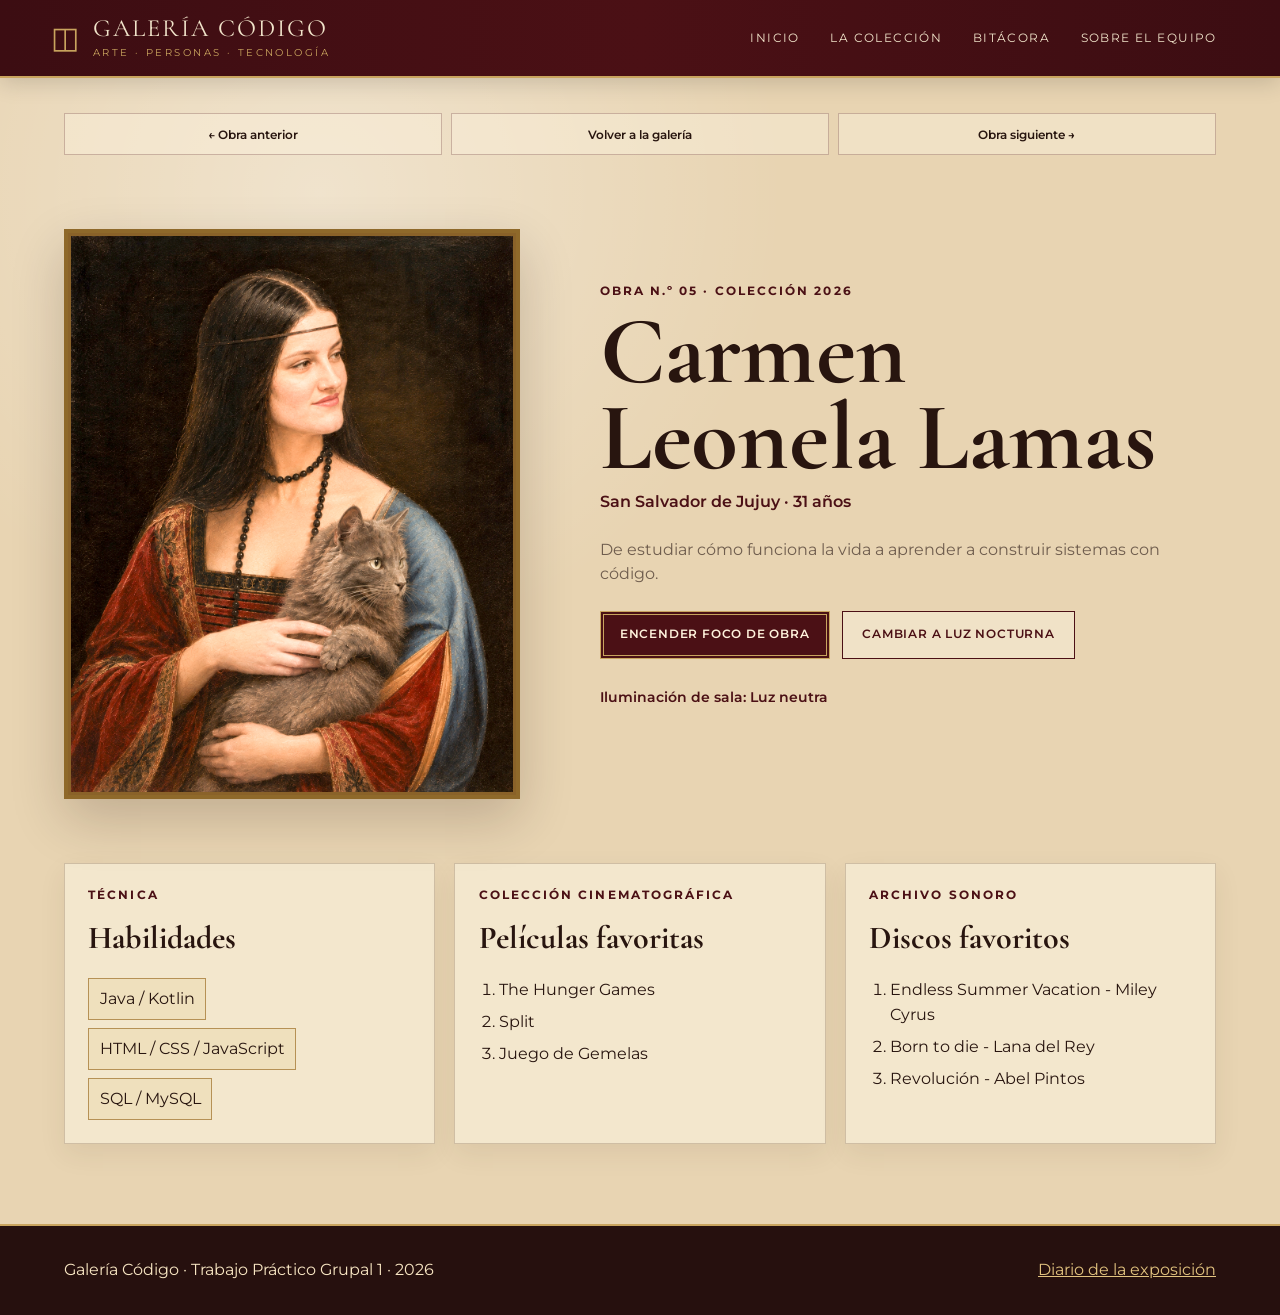
<file: leonela.html>
<!doctype html>
<html lang="es"><head><meta charset="utf-8">
  <meta name="viewport" content="width=device-width,initial-scale=1">
  <meta name="description" content="Perfil de Leonela en Galería Código.">
  <title> Leonela | Galería Código</title>
  <link rel="preconnect" href="https://fonts.googleapis.com">
  <link rel="preconnect" href="https://fonts.gstatic.com" crossorigin>
  <link href="https://fonts.googleapis.com/css2?family=Cormorant+Garamond:wght@600;700&family=Montserrat:wght@400;500;600;700&display=swap" rel="stylesheet">
  <link rel="stylesheet" href="css/styles.css">
</head>
<body>
<header class="site-header">
  <a class="brand" href="index.html" aria-label="Galería Código, inicio">
    <span class="brand-icon">◫</span>
    <span>
      <span class="brand-name">GALERÍA CÓDIGO</span>
      <span class="brand-tagline">Arte · Personas · Tecnología</span>
    </span>
  </a>
  <button class="menu-toggle" id="menuToggle" aria-label="Abrir menú" aria-expanded="false">☰</button>
  <nav class="main-nav" id="mainNav" aria-label="Navegación principal">
    <a href="index.html#inicio">Inicio</a>
    <a href="index.html#coleccion">La colección</a>
    <a href="bitacora.html">Bitácora</a>
    <a href="index.html#equipo">Sobre el equipo</a>
  </nav>
</header>
<main class="profile-page"><div class="profile-inner">
<nav class="profile-nav" aria-label="Navegación entre obras">
  <a href="marcelo.html">← Obra anterior</a>
  <a href="index.html#coleccion">Volver a la galería</a>
  <a href="adan.html">Obra siguiente →</a>
</nav>
<section class="profile-hero">
  <div class="profile-frame-wrap">
    <div class="profile-frame">
      <img src="img/leonela-retrato.png" alt="Retrato artístico de Leonela">     
    </div>
  </div>
  <div class="profile-copy">
    <p class="kicker">Obra N.º 05 · Colección 2026</p>
    <h1>Carmen Leonela Lamas</h1>
    <p class="profile-meta">San Salvador de Jujuy · 31 años</p>
    <p class="profile-description">De estudiar cómo funciona la vida a aprender a construir sistemas con código.</p>
    <div class="profile-actions">
          <button class="btn btn-primary" id="spotlightButton">Encender foco de obra</button>
          <button class="btn btn-secondary" id="roomLightButton" type="button" data-light-toggle aria-pressed="false">
            Cambiar a luz nocturna
          </button>
          <p class="visit-status" id="profileStatus" aria-live="polite">Probá los controles de iluminación de la galería.</p>
        </div>
  </div>
</div>
</section>
<section class="profile-sections">
  <article class="info-card">
    <p class="section-kicker">Técnica</p>
    <h2>Habilidades</h2>
    <ul class="skill-list">
      <li>Java / Kotlin</li>
      <li>HTML / CSS / JavaScript</li>
      <li>SQL / MySQL</li>
    </ul>
  </article>
  <article class="info-card">
    <p class="section-kicker">Colección cinematográfica</p>
    <h2>Películas favoritas</h2>
    <ol class="favorite-list">
      <li>The Hunger Games</li>
      <li>Split</li>
      <li>Juego de Gemelas</li>
    </ol></article>
  <article class="info-card">
    <p class="section-kicker">Archivo sonoro</p>
    <h2>Discos favoritos</h2>
    <ol class="favorite-list">
      <li>Endless Summer Vacation - Miley Cyrus</li>
      <li>Born to die - Lana del Rey</li>
      <li>Revolución - Abel Pintos</li>
    </ol></article>
</section>
</div></main>
<footer class="site-footer">
  <div class="footer-inner">
    <p>Galería Código · Trabajo Práctico Grupal 1 · 2026</p>
    <a href="bitacora.html">Diario de la exposición</a>
  </div>
</footer>
<script src="js/main.js"></script>
  <script src="js/profile-spotlight.js"></script>
</body>
</html>
</file>
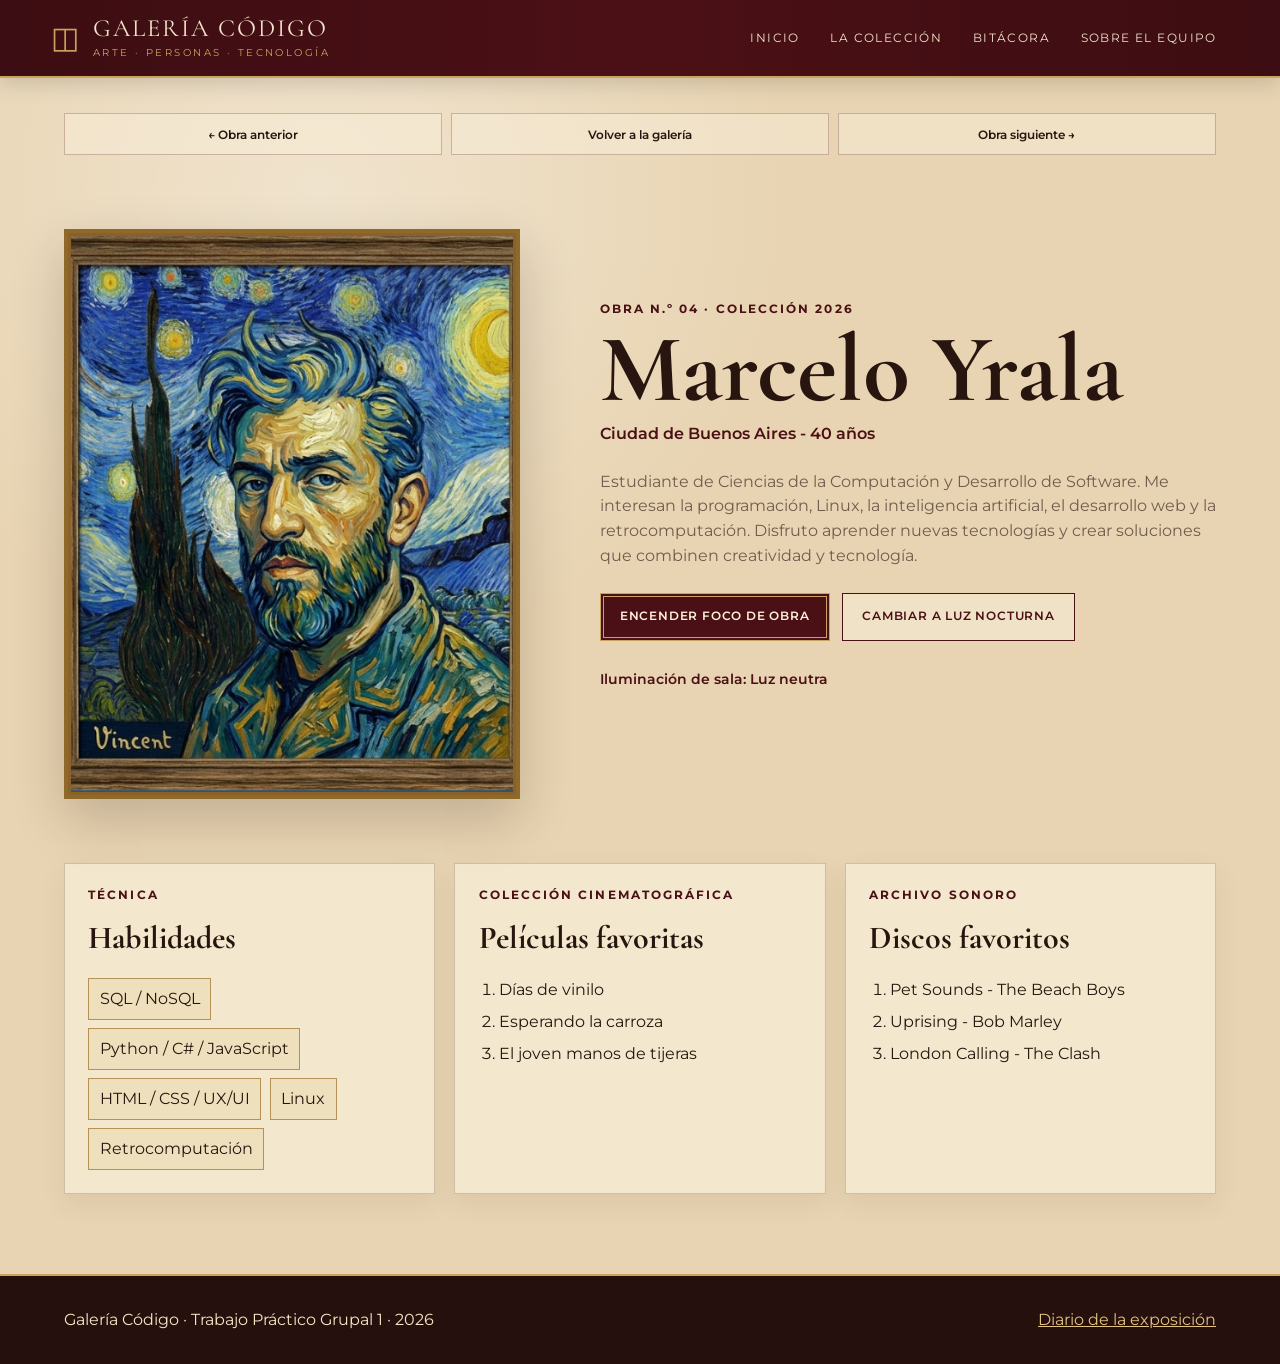
<file: marcelo.html>
<!doctype html>
<html lang="es">
  <head>
    <meta charset="utf-8" />
    <meta name="viewport" content="width=device-width,initial-scale=1" />
    <meta name="description" content="Perfil de Marcelo Yrala en Galería Código." />
    <title>Marcelo Yrala | Galería Código</title>
    <link rel="preconnect" href="https://fonts.googleapis.com" />
    <link rel="preconnect" href="https://fonts.gstatic.com" crossorigin />
    <link
      href="https://fonts.googleapis.com/css2?family=Cormorant+Garamond:wght@600;700&family=Montserrat:wght@400;500;600;700&display=swap"
      rel="stylesheet"
    />
    <link rel="stylesheet" href="css/styles.css" />
  </head>
  <body>
    <header class="site-header">
      <a class="brand" href="index.html" aria-label="Galería Código, inicio">
        <span class="brand-icon">◫</span>
        <span><span class="brand-name">GALERÍA CÓDIGO</span><span class="brand-tagline">Arte · Personas · Tecnología</span></span>
      </a>
      <button class="menu-toggle" id="menuToggle" aria-label="Abrir menú" aria-expanded="false">☰</button>
      <nav class="main-nav" id="mainNav" aria-label="Navegación principal">
        <a href="index.html#inicio">Inicio</a>
        <a href="index.html#coleccion">La colección</a>
        <a href="bitacora.html">Bitácora</a>
        <a href="index.html#equipo">Sobre el equipo</a>
      </nav>
    </header>
    <main class="profile-page">
      <div class="profile-inner">
        <nav class="profile-nav" aria-label="Navegación entre obras">
          <a href="fernando.html">← Obra anterior</a><a href="index.html#coleccion">Volver a la galería</a
          ><a href="leonela.html">Obra siguiente →</a>
        </nav>
        <section class="profile-hero">
          <div class="profile-frame-wrap">
            <div class="profile-frame">
              <img src="img/marcelo-retrato.png" alt="Retrato artístico de Marcelo Yrala" />
            </div>
          </div>
          <div class="profile-copy">
            <p class="kicker">Obra N.º 04 · Colección 2026</p>
            <h1>Marcelo Yrala</h1>
            <p class="profile-meta">Ciudad de Buenos Aires - 40 años</p>
            <p class="profile-description">
              Estudiante de Ciencias de la Computación y Desarrollo de Software. Me interesan la programación, Linux, la inteligencia artificial, el desarrollo web y la retrocomputación. Disfruto aprender nuevas tecnologías y crear soluciones que combinen creatividad y tecnología.
            </p>
            <div class="profile-actions">
              <button class="btn btn-primary" id="spotlightButton">Encender foco de obra</button>
              <button class="btn btn-secondary" id="roomLightButton" type="button" data-light-toggle aria-pressed="false">
                Cambiar a luz nocturna
              </button>
              <p class="visit-status" id="profileStatus" aria-live="polite">Probá los controles de iluminación de la galería.</p>
            </div>
          </div>
        </section>
        <section class="profile-sections">
          <article class="info-card">
            <p class="section-kicker">Técnica</p>
            <h2>Habilidades</h2>
            <ul class="skill-list">
              <li>SQL / NoSQL</li>
              <li>Python / C# / JavaScript</li>
              <li>HTML / CSS / UX/UI</li>
              <li>Linux</li>
              <li>Retrocomputación</li>
            </ul>
          </article>
          <article class="info-card">
            <p class="section-kicker">Colección cinematográfica</p>
            <h2>Películas favoritas</h2>
            <ol class="favorite-list">
              <li>Días de vinilo</li>
              <li>Esperando la carroza</li>
              <li>El joven manos de tijeras</li>
            </ol>
          </article>
          <article class="info-card">
            <p class="section-kicker">Archivo sonoro</p>
            <h2>Discos favoritos</h2>
            <ol class="favorite-list">
              <li>Pet Sounds - The Beach Boys</li>
              <li>Uprising - Bob Marley</li>
              <li>London Calling - The Clash</li>
            </ol>
          </article>
        </section>
      </div>
    </main>
    <footer class="site-footer">
      <div class="footer-inner">
        <p>Galería Código · Trabajo Práctico Grupal 1 · 2026</p>
        <a href="bitacora.html">Diario de la exposición</a>
      </div>
    </footer>
    <script src="js/main.js"></script>
    <script src="js/profile-spotlight.js"></script>
  </body>
</html>
</file>
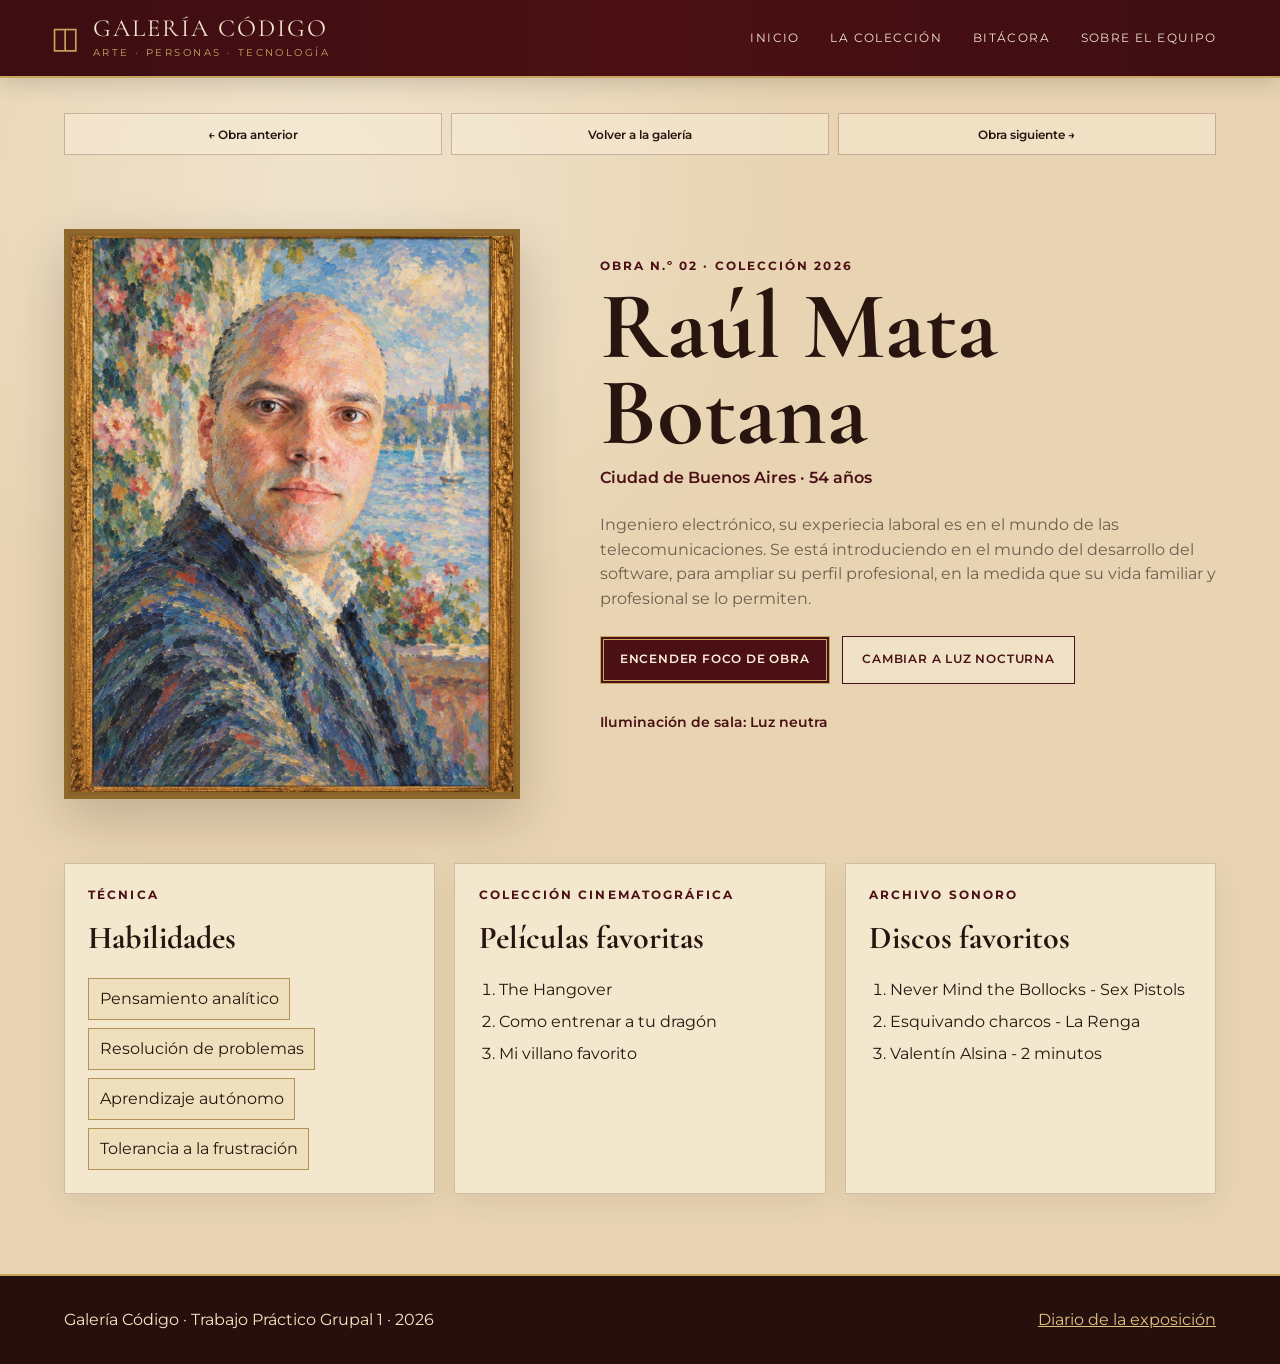
<file: raul.html>
<!doctype html>
<html lang="es"><head><meta charset="utf-8"><meta name="viewport" content="width=device-width,initial-scale=1"><meta name="description" content="Perfil de Integrante 2 en Galería Código."><title>Integrante 2 | Galería Código</title><link rel="preconnect" href="https://fonts.googleapis.com">
<link rel="preconnect" href="https://fonts.gstatic.com" crossorigin>
<link href="https://fonts.googleapis.com/css2?family=Cormorant+Garamond:wght@600;700&family=Montserrat:wght@400;500;600;700&display=swap" rel="stylesheet"><link rel="stylesheet" href="css/styles.css"></head>
<body>
<header class="site-header">
  <a class="brand" href="index.html" aria-label="Galería Código, inicio">
    <span class="brand-icon">◫</span>
    <span><span class="brand-name">GALERÍA CÓDIGO</span><span class="brand-tagline">Arte · Personas · Tecnología</span></span>
  </a>
  <button class="menu-toggle" id="menuToggle" aria-label="Abrir menú" aria-expanded="false">☰</button>
  <nav class="main-nav" id="mainNav" aria-label="Navegación principal">
    <a href="index.html#inicio">Inicio</a>
    <a href="index.html#coleccion">La colección</a>
    <a href="bitacora.html">Bitácora</a>
    <a href="index.html#equipo">Sobre el equipo</a>
  </nav>
</header>
<main class="profile-page"><div class="profile-inner">
<nav class="profile-nav" aria-label="Navegación entre obras"><a href="adan.html">← Obra anterior</a><a href="index.html#coleccion">Volver a la galería</a><a href="fernando.html">Obra siguiente →</a></nav>
<section class="profile-hero">
  <div class="profile-frame-wrap"><div class="profile-frame"><img src="img/raul-retrato.png" alt="Retrato impresionista de Raúl Mata"></div></div>
  <div class="profile-copy"><p class="kicker">Obra N.º 02 · Colección 2026</p><h1>Raúl Mata Botana</h1><p class="profile-meta">Ciudad de Buenos Aires · 54 años</p><p class="profile-description">Ingeniero electrónico, su experiecia laboral es en el mundo de las telecomunicaciones. Se está introduciendo en el mundo del desarrollo del software, para ampliar su perfil profesional, en la medida que su vida familiar y profesional se lo permiten.</p><div class="profile-actions">
          <button class="btn btn-primary" id="spotlightButton">Encender foco de obra</button>
          <button class="btn btn-secondary" id="roomLightButton" type="button" data-light-toggle aria-pressed="false">
            Cambiar a luz nocturna
          </button>
          <p class="visit-status" id="profileStatus" aria-live="polite">Probá los controles de iluminación de la galería.</p>
        </div></div></div>
</section>
<section class="profile-sections">
  <article class="info-card"><p class="section-kicker">Técnica</p><h2>Habilidades</h2><ul class="skill-list"><li>Pensamiento analítico</li><li>Resolución de problemas</li><li>Aprendizaje autónomo</li><li>Tolerancia a la frustración</li></ul></article>
  <article class="info-card"><p class="section-kicker">Colección cinematográfica</p><h2>Películas favoritas</h2><ol class="favorite-list"><li>The Hangover</li><li>Como entrenar a tu dragón</li><li>Mi villano favorito</li></ol></article>
  <article class="info-card"><p class="section-kicker">Archivo sonoro</p><h2>Discos favoritos</h2><ol class="favorite-list"><li>Never Mind the Bollocks - Sex Pistols</li><li>Esquivando charcos - La Renga</li><li>Valentín Alsina - 2 minutos</li></ol></article>
</section>
</div></main>
<footer class="site-footer"><div class="footer-inner"><p>Galería Código · Trabajo Práctico Grupal 1 · 2026</p><a href="bitacora.html">Diario de la exposición</a></div></footer>
<script src="js/main.js"></script><script src="js/profile-spotlight.js"></script>
</body></html>
</file>
<file: css/styles.css>
/* =========================================================
   GALERÍA CÓDIGO · TP GRUPAL 1
   Identidad visual inspirada en una galería/museo clásico.
   ========================================================= */

:root {
  --vino: #4b1015;
  --vino-2: #651922;
  --dorado: #c9a45e;
  --dorado-claro: #e6cf9d;
  --marfil: #f1e4ca;
  --pared: #e8d4b2;
  --papel: #f8efd9;
  --tinta: #28150f;
  --muted: #6f5d4e;
  --madera: #3a2118;
  --sombra: 0 20px 50px rgba(35, 17, 10, .20);
  --ancho: 1500px;
  --radio: 3px;
}

* { box-sizing: border-box; }
html { scroll-behavior: smooth; }
body {
  margin: 0;
  min-width: 0;
  color: var(--tinta);
  background: var(--pared);
  font-family: "Montserrat", Arial, sans-serif;
  line-height: 1.55;
}
img { display: block; max-width: 100%; }
a { color: inherit; }
button, a { -webkit-tap-highlight-color: transparent; }
button { font: inherit; }

h1, h2, h3, .brand-name, .museum-title, .plaque-name {
  font-family: "Cormorant Garamond", Georgia, serif;
}

/* ---------- HEADER ---------- */
.site-header {
  position: sticky;
  top: 0;
  z-index: 50;
  min-height: 78px;
  display: flex;
  align-items: center;
  justify-content: space-between;
  gap: 1rem;
  padding: .8rem 5vw;
  color: var(--marfil);
  background: linear-gradient(90deg, #3c0d12, var(--vino), #3c0d12);
  border-bottom: 2px solid var(--dorado);
  box-shadow: 0 4px 22px rgba(0,0,0,.16);
}
.brand { display: flex; align-items: center; gap: .85rem; text-decoration: none; }
.brand-icon { font-size: 1.9rem; color: var(--dorado); }
.brand-name { display: block; font-size: 1.55rem; letter-spacing: .08em; line-height: 1; }
.brand-tagline { display: block; margin-top: .25rem; color: var(--dorado); font-size: .61rem; letter-spacing: .25em; text-transform: uppercase; }
.main-nav { display: none; }
.main-nav.open {
  position: absolute;
  top: 100%;
  left: 5vw;
  right: 5vw;
  display: grid;
  padding: 1rem;
  gap: .25rem;
  background: var(--vino);
  border: 1px solid var(--dorado);
  box-shadow: var(--sombra);
}
.main-nav a { padding: .75rem; text-decoration: none; text-transform: uppercase; letter-spacing: .12em; font-size: .74rem; }
.main-nav a:hover, .main-nav a:focus-visible { color: var(--dorado-claro); }
.menu-toggle, .museum-button {
  border: 1px solid var(--dorado);
  color: var(--marfil);
  background: transparent;
  cursor: pointer;
}
.menu-toggle { padding: .55rem .75rem; font-size: 1.1rem; }
.museum-button { display: none; padding: .72rem 1.05rem; letter-spacing: .15em; text-transform: uppercase; font-size: .7rem; }

/* ---------- PORTADA / SALA PRINCIPAL ---------- */
.museum-room {
  position: relative;
  overflow: hidden;
  min-height: calc(100vh - 78px);
  padding: 3.5rem 5vw 2.8rem;
  background:
    radial-gradient(circle at 50% 7%, rgba(255,255,255,.55), transparent 30%),
    linear-gradient(90deg, rgba(120,86,52,.10), transparent 8%, transparent 92%, rgba(120,86,52,.10)),
    var(--pared);
}
.museum-intro { min-height: auto; padding-top: 2.5rem; padding-bottom: 2.5rem; }
.museum-intro .museum-heading { margin-bottom: 0; }
.museum-room::before, .museum-room::after {
  content: "";
  position: absolute;
  top: 0;
  bottom: 0;
  width: clamp(18px, 4vw, 55px);
  background: repeating-linear-gradient(90deg, #c9b18e 0 7px, #e7d6b9 7px 15px, #b89d79 15px 19px);
  box-shadow: inset 0 0 15px rgba(70,45,25,.22);
}
.museum-room::before { left: 0; }
.museum-room::after { right: 0; }
.room-inner { position: relative; z-index: 2; max-width: var(--ancho); margin: 0 auto; }
.museum-heading { text-align: center; margin-bottom: 2.4rem; }
.museum-title { margin: 0; font-size: clamp(2.6rem, 7vw, 5.8rem); line-height: .95; font-weight: 600; letter-spacing: .025em; text-transform: uppercase; }
.ornament { width: 105px; height: 12px; margin: .8rem auto; position: relative; }
.ornament::before { content: ""; position: absolute; left: 0; right: 0; top: 50%; height: 1px; background: var(--madera); }
.ornament::after { content: "◆"; position: absolute; left: 50%; top: 50%; transform: translate(-50%,-54%); background: var(--pared); padding: 0 .5rem; font-size: .55rem; }
.museum-subtitle { margin: 0 auto; max-width: 900px; font-family: "Cormorant Garamond", Georgia, serif; font-size: clamp(.95rem, 2vw, 1.25rem); letter-spacing: .24em; text-transform: uppercase; }
.museum-purpose { max-width: 820px; margin: 1rem auto 0; color: var(--muted); font-size: .92rem; }

.gallery-grid { display: grid; grid-template-columns: 1fr; gap: 2.6rem 1.35rem; align-items: start; }
.member-card { min-width: 0; position: relative; transition: transform .25s ease, filter .35s ease; }
.member-card.is-highlighted { transform: translateY(-10px) scale(1.015); filter: drop-shadow(0 18px 18px rgba(85,42,10,.28)); }
.picture-light { width: 72px; height: 15px; margin: 0 auto .55rem; border-radius: 50% 50% 4px 4px; background: linear-gradient(#e0bd6f, #85601f); box-shadow: 0 4px 9px rgba(70,45,20,.22); position: relative; }
.picture-light::before { content:""; position:absolute; left: 32px; bottom: 12px; width: 8px; height: 10px; background:#6f4a18; }
.picture-link { display: block; text-decoration: none; }
.art-frame {
  width: 100%;
  aspect-ratio: 4 / 5;
  padding: 3px;
  overflow: hidden;
  border: 4px solid #8f692a;
  background: linear-gradient(135deg, #d5b45c, #7f5519 35%, #e1c16f 55%, #6a4618);
  box-shadow: var(--sombra);
}
.art-frame img { width: 100%; height: 100%; object-fit: cover; object-position: center; }
.art-placeholder { width: 100%; height: 100%; display: grid; place-content: center; padding: 1rem; text-align: center; color: #f7e5ba; background: radial-gradient(circle at 50% 30%, #584023, #20130f 70%); }
.art-placeholder strong { display: block; font-family: "Cormorant Garamond", Georgia, serif; font-size: clamp(1.8rem, 5vw, 3.8rem); }
.art-placeholder span { display: block; margin-top: .45rem; letter-spacing: .14em; text-transform: uppercase; font-size: .68rem; }
.museum-plaque {
  width: 86%;
  margin: 1rem auto 0;
  padding: .85rem .65rem .72rem;
  text-align: center;
  background: linear-gradient(135deg, #d8bc81, #ead7a7 48%, #b68c4e);
  border: 1px solid #876222;
  box-shadow: 0 5px 12px rgba(58,33,24,.18);
}
.plaque-name { display: block; font-size: 1.15rem; font-weight: 700; letter-spacing: .04em; text-transform: uppercase; }
.plaque-number { display: block; margin-top: .15rem; font-size: .65rem; letter-spacing: .18em; text-transform: uppercase; }

.room-footer { margin-top: 2.5rem; text-align: center; }
.bench { width: min(620px, 78%); height: 65px; margin: 0 auto 1.25rem; border-radius: 50px 50px 10px 10px; background: repeating-linear-gradient(90deg, #641922 0 20px, #55131a 20px 40px); box-shadow: inset 0 8px 12px rgba(255,255,255,.07), 0 13px 20px rgba(45,25,20,.25); position: relative; }
.bench::before, .bench::after { content:""; position:absolute; bottom:-32px; width: 10px; height: 34px; background:#352018; }
.bench::before { left: 12%; } .bench::after { right: 12%; }
.room-actions { margin-top: 2.8rem; display: flex; justify-content: center; flex-wrap: wrap; gap: .8rem; }
.btn {
  display: inline-flex; align-items: center; justify-content: center; gap: .6rem;
  min-height: 48px; padding: .8rem 1.2rem; border: 1px solid var(--vino); text-decoration: none; cursor: pointer;
  font-weight: 600; letter-spacing: .07em; text-transform: uppercase; font-size: .72rem;
}
.btn-primary { color: #fff2dc; background: var(--vino); border-color: var(--dorado); box-shadow: inset 0 0 0 2px var(--vino), inset 0 0 0 3px var(--dorado); }
.btn-secondary { color: var(--vino); background: rgba(248,239,217,.55); }
.btn:hover, .btn:focus-visible { transform: translateY(-2px); }
.visit-status { min-height: 1.5rem; margin: 1rem 0 0; color: var(--vino); font-weight: 600; font-size: .86rem; }
.page-transitioning {
  animation: page-exit .6s ease forwards;
  pointer-events: none;
}
@keyframes page-exit {
  from { opacity: 1; transform: scale(1); filter: blur(0); }
  to { opacity: 0; transform: scale(1.03); filter: blur(4px); }
}

/* Sala iluminada por JS */
body.museum-lit .museum-room { background: radial-gradient(circle at 50% 5%, rgba(255,249,221,.95), transparent 38%), linear-gradient(90deg, rgba(120,86,52,.08), transparent 8%, transparent 92%, rgba(120,86,52,.08)), #efdfc3; }
body.museum-lit .art-frame { box-shadow: 0 18px 50px rgba(119,78,20,.30), 0 0 28px rgba(255,222,143,.22); }

/* ---------- PERFIL ---------- */
.profile-page { min-height: calc(100vh - 78px); padding: 2.2rem 5vw 5rem; background: radial-gradient(circle at 25% 10%, rgba(255,255,255,.35), transparent 33%), var(--pared); }
.profile-inner { max-width: 1200px; margin: 0 auto; }
.profile-nav { display: grid; grid-template-columns: 1fr; gap: .55rem; margin-bottom: 2.5rem; }
.profile-nav a { text-align: center; padding: .65rem .8rem; border: 1px solid rgba(75,16,21,.25); background: rgba(248,239,217,.48); text-decoration: none; font-size: .78rem; font-weight: 600; }
.profile-hero { display: grid; gap: 2.6rem; align-items: center; }
.profile-frame-wrap {
  max-width: 480px;
  width: 100%;
  margin: 0 auto;
  position: relative;
  isolation: isolate;
  padding-top: 34px;
}

/* Lámpara del museo */
.profile-frame-wrap::before {
  content: "";
  pointer-events: none;
  position: absolute;
  z-index: 0;
  left: 50%;
  top: -155px;
  width: 145%;
  height: 250px;
  transform: translateX(-50%);
  clip-path: polygon(43% 0, 57% 0, 91% 100%, 9% 100%);
  background: linear-gradient(
    to bottom,
    rgba(255, 244, 184, .88) 0%,
    rgba(255, 226, 143, .42) 48%,
    rgba(255, 216, 117, .08) 100%
  );
  filter: blur(5px);
  opacity: 0;
  transition: opacity .45s ease;
}

/* Halo alrededor del cuadro */
.profile-frame-wrap::after {
  content: "";
  pointer-events: none;
  position: absolute;
  z-index: 0;
  inset: 7px -30px -35px;
  border-radius: 45%;
  background: radial-gradient(
    ellipse at 50% 38%,
    rgba(255, 238, 171, .72) 0%,
    rgba(230, 183, 84, .34) 38%,
    transparent 72%
  );
  filter: blur(10px);
  opacity: 0;
  transition: opacity .45s ease;
}

.profile-frame-wrap.spotlight::before,
.profile-frame-wrap.spotlight::after {
  opacity: 1;
}

.profile-frame {
  position: relative;
  z-index: 1;
  width: 100%;
  aspect-ratio: 4 / 5;
  padding: 3px;
  border: 4px solid #8f692a;
  background: #8a6229;
  box-shadow: var(--sombra);
  overflow: hidden;
  transition:
    transform .45s ease,
    filter .45s ease,
    box-shadow .45s ease,
    border-color .45s ease;
}

.profile-frame img {
  width: 100%;
  height: 100%;
  object-fit: cover;
  object-position: center;
  transition: filter .45s ease, transform .45s ease;
}

.profile-frame-wrap.spotlight .profile-frame {
  transform: translateY(-4px) scale(1.018);
  border-color: #d8b35b;
  filter: brightness(1.12) saturate(1.08);
  box-shadow:
    0 24px 55px rgba(45, 24, 10, .38),
    0 0 22px rgba(255, 222, 137, .85),
    0 0 55px rgba(205, 151, 52, .52);
}

.profile-frame-wrap.spotlight .profile-frame img {
  filter: brightness(1.08) contrast(1.03);
  transform: scale(1.006);
}

/* Refuerza el cambio ambiental sin volver ilegible el perfil */
body.profile-spotlight-on .profile-hero {
  position: relative;
}

body.profile-spotlight-on .profile-copy {
  background: rgba(248, 239, 217, .82);
  border: 1px solid rgba(184, 145, 77, .42);
  box-shadow: 0 14px 35px rgba(68, 42, 22, .12);
  padding: 1.4rem;
}

body.profile-spotlight-on .profile-page {
  background:
    radial-gradient(circle at 28% 25%, rgba(255, 236, 170, .46), transparent 24%),
    radial-gradient(circle at 28% 25%, rgba(255, 255, 255, .22), transparent 40%),
    #dfceb0;
}

@keyframes museumSpotlightPulse {
  0%, 100% { filter: brightness(1.12) saturate(1.08); }
  50% { filter: brightness(1.18) saturate(1.12); }
}

.profile-frame-wrap.spotlight .profile-frame {
  animation: museumSpotlightPulse 2.4s ease-in-out infinite;
}
.profile-copy .kicker, .section-kicker { margin:0 0 .5rem; color: var(--vino); text-transform: uppercase; letter-spacing:.18em; font-size:.72rem; font-weight:700; }
.profile-copy h1 { margin:0 0 .55rem; font-size: clamp(3.1rem, 9vw, 6rem); line-height:.9; }
.profile-meta { margin:0 0 1.4rem; color:var(--vino); font-weight:600; }
.profile-description { max-width:650px; color:var(--muted); }
.profile-actions { display:flex; gap:.75rem; flex-wrap:wrap; margin-top:1.5rem; }
.profile-sections { display:grid; gap:1.2rem; margin-top:4rem; }
.info-card { min-width:0; padding:1.45rem; background:rgba(248,239,217,.72); border:1px solid rgba(99,67,40,.25); box-shadow:0 10px 25px rgba(70,45,25,.08); }
.info-card h2 { margin:.1rem 0 1rem; font-size:2rem; }
.skill-list { list-style:none; padding:0; margin:0; display:flex; flex-wrap:wrap; gap:.55rem; }
.skill-list li { padding:.45rem .65rem; background:#efe0bd; border:1px solid #b69155; }
.favorite-list { margin:0; padding-left:1.3rem; }
.favorite-list li { margin:.45rem 0; }
.dynamic-panel { display:none; margin-top:1rem; padding:1rem; border-left:3px solid var(--dorado); background:rgba(255,255,255,.35); }
.dynamic-panel.visible { display:block; }
.favorite-list li.random-pick { background:#ead3a4; font-weight:700; padding:.2rem .35rem; }
.audioguide { font-family:"Cormorant Garamond",Georgia,serif; font-size:1.25rem; }

/* ---------- BITÁCORA ---------- */
.journal-page { min-height: calc(100vh - 78px); padding: 3.2rem 5vw 5rem; background: #efe2c8; }
.journal-inner { max-width: 1050px; margin:0 auto; }
.journal-title { margin:0; font-size:clamp(3rem,8vw,5.7rem); line-height:.95; }
.journal-lead { max-width:760px; color:var(--muted); }
.timeline { margin-top:3rem; border-top:1px solid #b99e71; }
.timeline-entry { display:grid; grid-template-columns:54px 1fr; gap:1rem; padding:2rem 0; border-bottom:1px solid #b99e71; }
.timeline-number { font-family:"Cormorant Garamond",Georgia,serif; font-size:2.5rem; color:#a57a35; line-height:1; }
.timeline-entry h2 { margin:.1rem 0 .55rem; font-size:2rem; }
.problem-solution { display:grid; gap:.7rem; margin-top:1rem; }
.problem-solution div { padding:.9rem; background:rgba(255,255,255,.35); border-left:3px solid #a57a35; }

/* ---------- FOOTER ---------- */
.site-footer { padding:2rem 5vw; color:#f8e6c3; background:#26100e; border-top:2px solid var(--dorado); }
.footer-inner { max-width:var(--ancho); margin:0 auto; display:flex; flex-direction:column; gap:.5rem; }
.site-footer p { margin:0; }
.site-footer a { color:#e2c37f; }

/* ---------- BREAKPOINT 400 px ---------- */
@media (min-width:400px) {
  .gallery-grid { grid-template-columns: repeat(2, minmax(0,1fr)); }
  .profile-nav { grid-template-columns: repeat(3,1fr); }
  .problem-solution { grid-template-columns:1fr 1fr; }
}

/* ---------- BREAKPOINT 900 px ---------- */
@media (min-width:900px) {
  .menu-toggle { display:none; }
  .main-nav { display:flex; align-items:center; gap:.4rem; }
  .museum-button { display:inline-block; }
  .gallery-grid { grid-template-columns: repeat(3, minmax(0,1fr)); }
  .profile-hero { grid-template-columns:minmax(330px,.85fr) minmax(0,1.15fr); gap:5rem; }
  .profile-sections { grid-template-columns: repeat(3,minmax(0,1fr)); }
  .footer-inner { flex-direction:row; justify-content:space-between; align-items:center; }
}

/* ---------- BREAKPOINT 1200 px ---------- */
@media (min-width:1200px) {
  .site-header { padding-left:max(4vw,calc((100vw - var(--ancho))/2)); padding-right:max(4vw,calc((100vw - var(--ancho))/2)); }
  .museum-room { padding-left:max(5vw,calc((100vw - var(--ancho))/2)); padding-right:max(5vw,calc((100vw - var(--ancho))/2)); }
  .gallery-grid { grid-template-columns: repeat(5, minmax(0,1fr)); gap:1.6rem; }
  .museum-title { font-size:5.3rem; }
}

/* ---------- Pantallas muy grandes ---------- */
@media (min-width:1600px) {
  .art-frame { border-width:4px; }
  .museum-plaque { padding:1rem .75rem; }
}

@media (prefers-reduced-motion: reduce) {
  *, *::before, *::after { scroll-behavior:auto !important; transition:none !important; animation:none !important; }
}


/* =========================
   Iluminación ambiental de los perfiles
   ========================= */
body,
.profile-page,
.profile-copy,
.site-header {
  transition:
    background .45s ease,
    background-color .45s ease,
    color .45s ease,
    border-color .45s ease,
    box-shadow .45s ease;
}

/* Luz nocturna */
body.lighting-night {
  background: #252525;
  color: #f4ead7;
}

body.lighting-night .profile-page {
  background:
    radial-gradient(circle at 28% 24%, rgba(208, 168, 83, .20), transparent 30%),
    linear-gradient(180deg, #34302b 0%, #1c1c1c 100%);
}

body.lighting-night .profile-copy,
body.lighting-night .info-card,
body.lighting-night .profile-nav a {
  background: rgba(49, 45, 40, .94);
  color: #f4ead7;
  border-color: rgba(216, 179, 91, .35);
  box-shadow: 0 16px 40px rgba(0, 0, 0, .32);
}

body.lighting-night .profile-meta,
body.lighting-night .profile-copy .kicker,
body.lighting-night .section-kicker {
  color: #e3c274;
}

body.lighting-night .site-header {
  background: rgba(31, 31, 31, .95);
  color: #f4ead7;
  border-bottom-color: rgba(216, 179, 91, .25);
}

body.lighting-night .main-nav a,
body.lighting-night .brand {
  color: #f4ead7;
}

body.lighting-night .btn-secondary,
body.lighting-night .profile-nav a {
  color: #f4ead7;
  border-color: #d8b35b;
}

body.lighting-night .btn-secondary:hover,
body.lighting-night .btn-secondary:focus-visible {
  background: rgba(216, 179, 91, .12);
}

/* =========================
   CORRECCIÓN DE TEXTO · MODO NOCTURNO
   ========================= */

body.lighting-night .info-card .skill-list li {
  color: var(--marfil);
  background: #3a3530;
  border-color: #8f7442;
}
</file>
